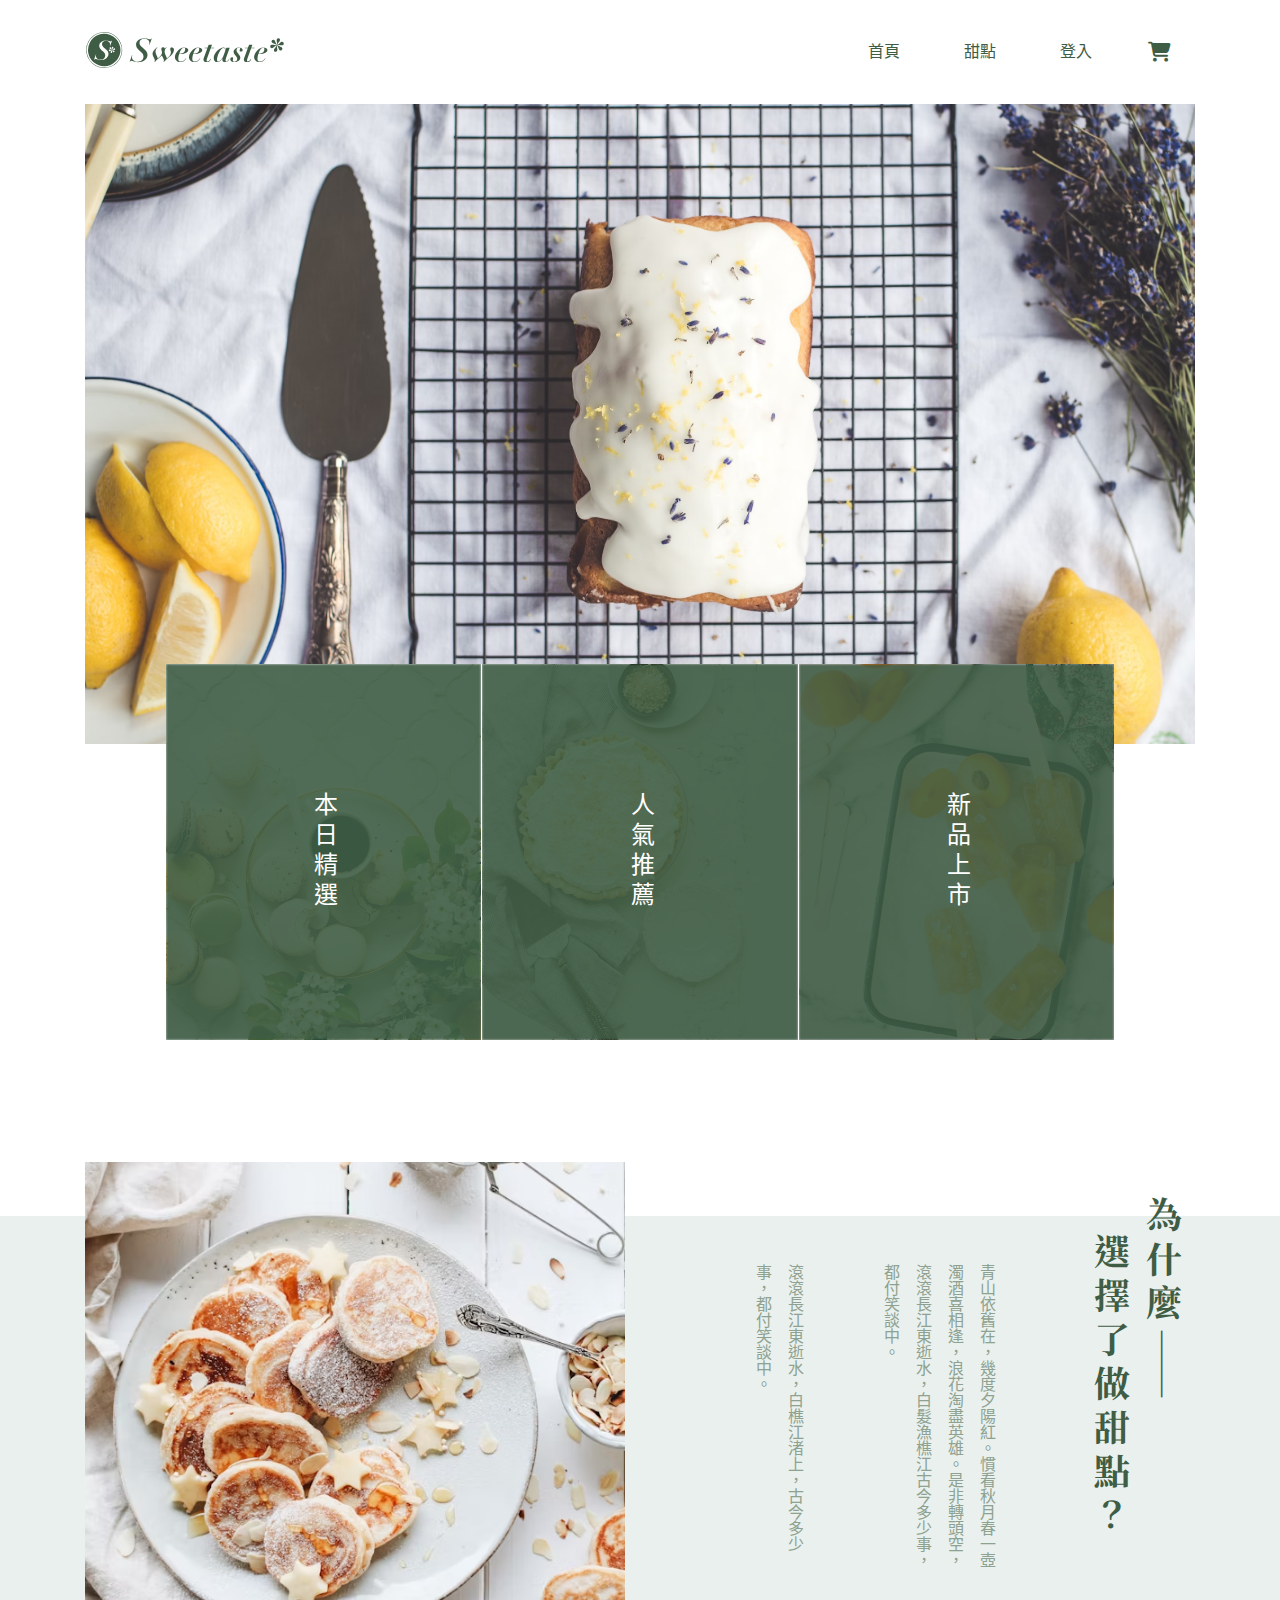
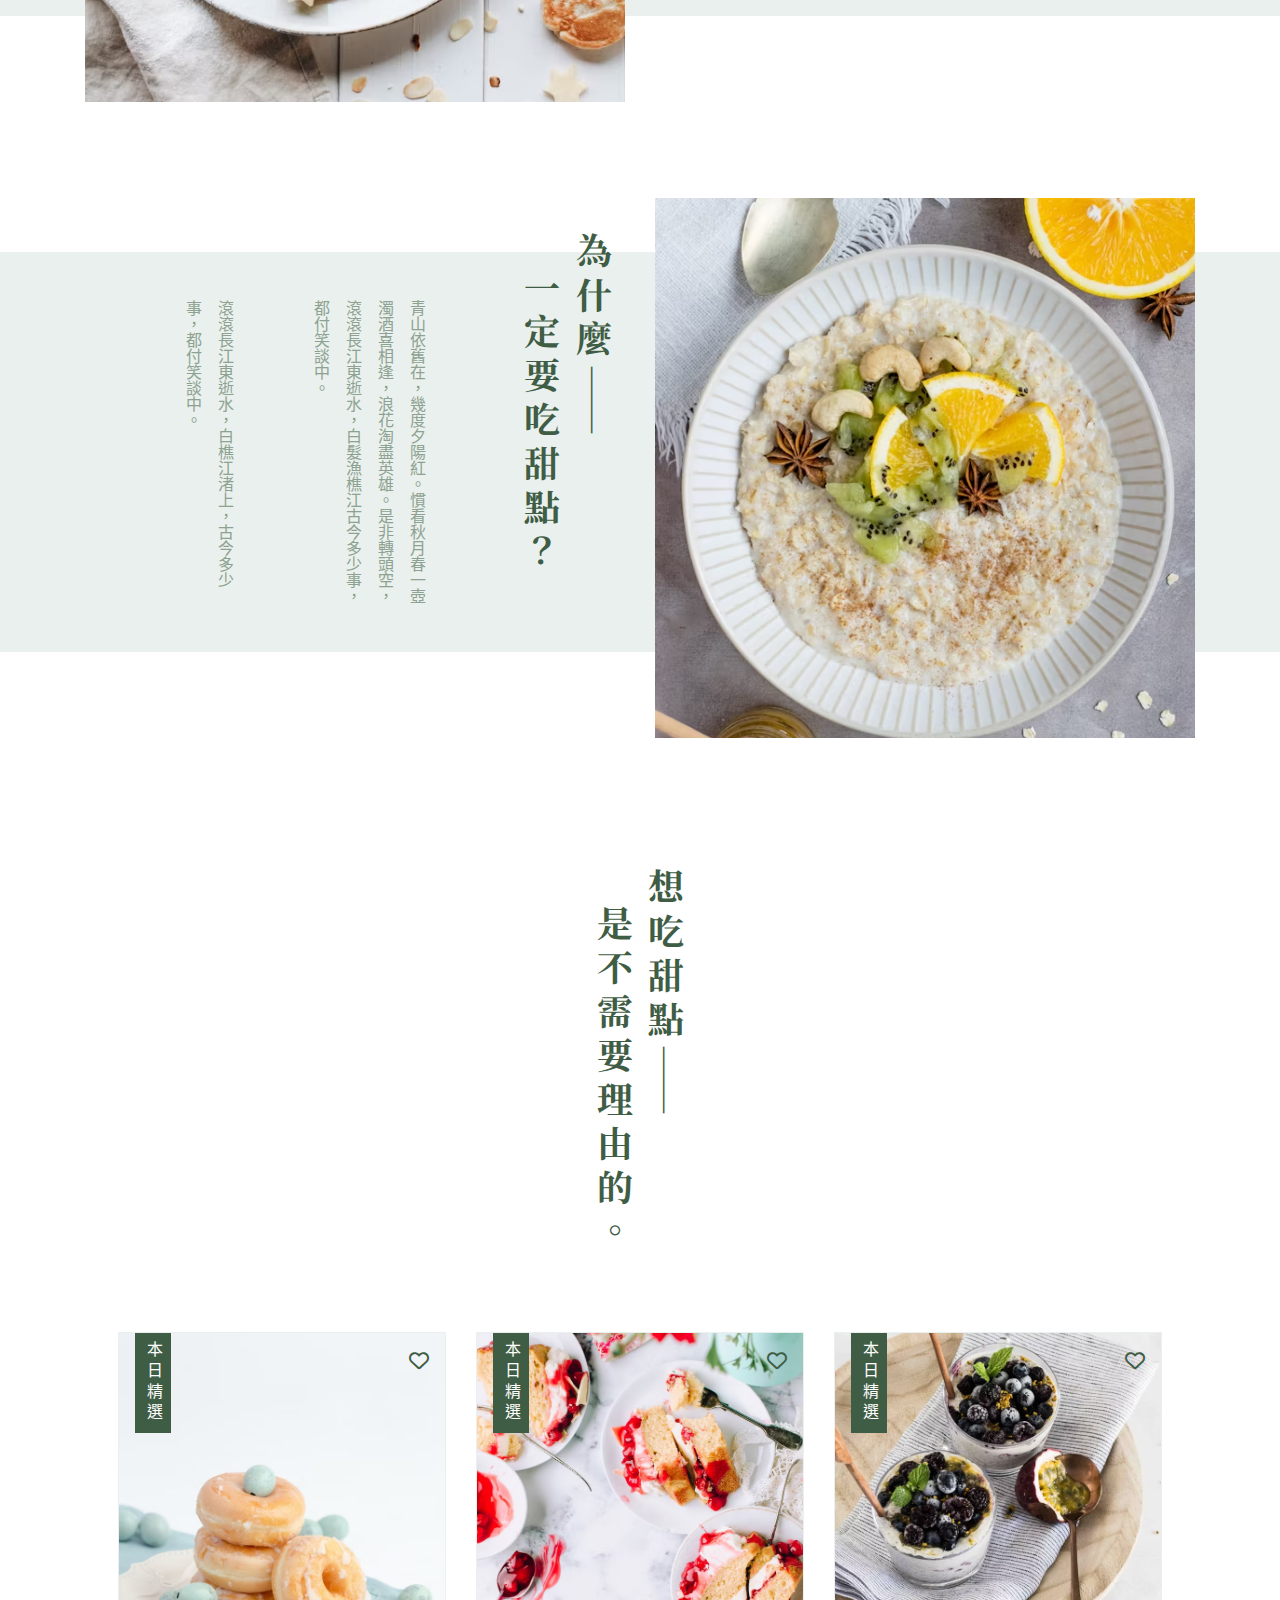
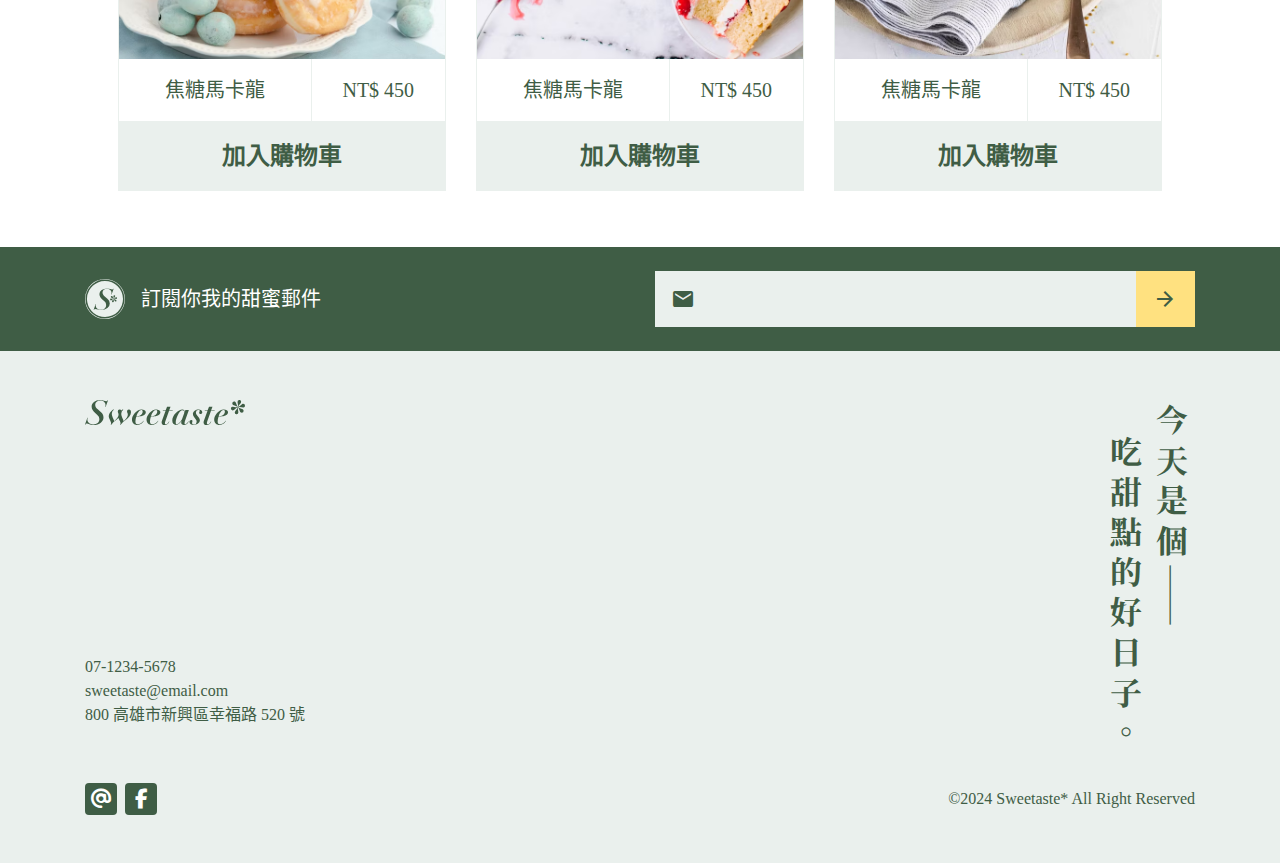
<file: index.html>
<!DOCTYPE html>
<html lang="zh-tw">
<head>
    <meta charset="UTF-8">
    <meta name="viewport" content="width=device-width, initial-scale=1.0">
    <title>首頁｜甜點電商</title>

    <!-- favicon -->
    <link rel="shortuct icon" href="images/fav/favicon.icon">
    <link rel="bookmark" href="images/fav/favicon-32x32.png">
    <link rel="apple-touch-icon" sizes="180x180" href="images/fav/apple-touch-icon.png">
    <link rel="icon" type="image/png" sizes="32x32" href="images/fav/favicon-32x32.png">
    <link rel="icon" type="image/png" sizes="16x16" href="images/fav/favicon-16x16.png">
    <link rel="manifest" href="images/fav/site.webmanifest">
    <link rel="mask-icon" href="images/fav/safari-pinned-tab.svg" color="#5bbad5">
    <meta name="msapplication-TileColor" content="#00aba9">
    <meta name="theme-color" content="#ffffff">
    <link rel="icon" type="image/png" sizes="192x192" href="images/fav/android-chrome-192x192.png">

    <!-- icon -->
    <link rel="stylesheet" href="https://cdnjs.cloudflare.com/ajax/libs/font-awesome/6.5.1/css/all.min.css">
    <link href="https://fonts.googleapis.com/icon?family=Material+Icons" rel="stylesheet">

    <!-- style -->
    <link rel="stylesheet" href="css/all.css">
</head>
<body cz-shortcut-listen="true">

    <!-- 頂部選單 -->
    <header>
    <nav class="navbar navbar-expand-lg navbar-light">
        <div class="container justify-content-between align-items-center">
            <!-- logo -->
            <h1 class="order-2 order-lg-1 my-4">
                <a class="logo" href="#">Sweetaste</a>
            </h1>
            <!-- 漢堡選單按鈕 -->
            <button class="d-lg-none order-1 menu-btn">
                <i class="fa-solid fa-list-ul fa-lg"></i>
            </button>
            <!-- 選單內容 -->
            <div class="d-flex order-3">
                <ul class="navbar-nav d-lg-flex">
                    <li class="nav-item">
                        <a class="nav-link" href="index.html">首頁<span class="sr-only">(current)</span></a>
                    </li>
                    <li class="nav-item">
                        <a class="nav-link" href="product.html">甜點<span class="sr-only">(current)</span></a>
                    </li>
                    <li class="nav-item">
                        <a class="nav-link" href="login.html">登入<span class="sr-only">(current)</span></a>
                    </li>
                </ul>
                <a class="text-black-green cart-btn" href="cart.html">
                    <i class="fa-solid fa-cart-shopping fa-lg"></i>
                </a>
            </div>
        </div>
    </nav>
</header>


    <!-- 主要區塊 -->
    <main class="flex-shrink-0">
        

<!-- banner -->

<section>
    <div class="container-xl">
        <div class="row">
            <div class="col-12">
                <div class="banner-img m-0" style="background-image:url('images/img-banner-1.avif')"></div>
            </div>
        </div>
    </div>
    <div class="container-xl px-md-8">
        <div class="row no-gutters banner-nav">
            <div class="col">
                <div class="banner-item">
                    <a href="#" class="banner-text">本日精選
                        <img src="images/img-btn-1.avif" alt="馬卡龍">
                    </a>
                </div>
            </div>
            <div class="col">
                <div class="banner-item">
                    <a href="#" class="banner-text">人氣推薦
                        <img src="images/img-btn-2.avif" alt="鹹派">
                    </a>
                </div>
            </div>
            <div class="col">
                <div class="banner-item">
                    <a href="#" class="banner-text">新品上市
                        <img src="images/img-btn-3.avif" alt="蜜桃冰棒">
                    </a>
                </div>
            </div>
        </div>
    </div>
</section>

<!-- 圖文區塊1 -->
<section class="container-xl why-section-bg mt-lg-8">
    <div class="row">
        <div class="col-lg-6 order-2 order-lg-1">
            <div class="img-container">
                <img src="images/img-why-1.avif" alt="小鬆餅">
            </div>
        </div>
        <div class="flex-grow-1 d-flex flex-column flex-lg-row text-container order-3 order-lg-2 bg-white-green p-5">
            <p class="why-text mb-0 order-2 order-lg-1">滾滾長江東逝水，白樵江渚上，古今多少事，都付笑談中。</p>
            <p class="why-text mb-0 order-1 order-lg-2 ml-lg-5">
                青山依舊在，幾度夕陽紅。慣看秋月春一壺濁酒喜相逢，浪花淘盡英雄。是非轉頭空，滾滾長江東逝水，白髮漁樵江古今多少事，都付笑談中。</p>
        </div>
        <div
            class="d-flex flex-column justify-content-center flex-lg-row flex-grow-1 order-1 order-lg-3 text-center text-lg-left py-4">
            <h2 class="why-title order-2 order-lg-1 text-indent-1">選擇了做甜點？</h2>
            <h2 class="why-title order-1 order-lg-2">為什麼——</h2>
        </div>
    </div>
</section>

<!-- 圖文區塊2 -->
<section class="container-xl why-section-bg mt-lg-8">
    <div class="row">
        <div class="col-lg-6 order-2 order-lg-3">
            <div class="img-container">
                <img src="images/img-why-2.avif" alt="水果燕麥">
            </div>
        </div>
        <div class="flex-grow-1 d-flex flex-column flex-lg-row text-container order-3 order-lg-1 bg-white-green p-5">
            <p class="why-text mb-0 order-2 order-lg-1">滾滾長江東逝水，白樵江渚上，古今多少事，都付笑談中。</p>
            <p class="why-text mb-0 order-1 order-lg-2 ml-lg-5">
                青山依舊在，幾度夕陽紅。慣看秋月春一壺濁酒喜相逢，浪花淘盡英雄。是非轉頭空，滾滾長江東逝水，白髮漁樵江古今多少事，都付笑談中。</p>
        </div>
        <div
            class="d-flex flex-column justify-content-center flex-lg-row flex-grow-1 order-1 order-lg-2 text-center text-lg-left py-4">
            <h2 class="why-title order-2 order-lg-1 text-indent-1">一定要吃甜點？</h2>
            <h2 class="why-title order-1 order-lg-2">為什麼——</h2>
        </div>
    </div>
</section>

<!-- 圖文區塊3 -->
<section class="container-xl mt-lg-8">
    <div class="row">
        <div
            class="d-flex flex-column justify-content-center flex-lg-row flex-grow-1 order-1 order-lg-2 text-center text-lg-left py-4">
            <h2 class="why-title order-2 order-lg-1 text-indent-1">是不需要理由的。</h2>
            <h2 class="why-title order-1 order-lg-2">想吃甜點——</h2>
        </div>
    </div>
</section>

<!-- 商品購買 -->
<section class="container-xl pb-5 px-5">
    <div class="row scrollbar-x">
        <div class="col-12 col-md-4 mb-2">
            <div class="item-card">
                <div class="item-container">
                    <div class="item-tag">本日精選</div>
                    <div class="item-fav">
                        <i class="fa-regular fa-heart fa-lg"></i>
                    </div>
                    <img src="images/img-item-1.avif" alt="甜甜圈">
                </div>
                <div class="d-flex">
                    <p class="item-title m-0">焦糖馬卡龍</p>
                    <p class="item-price m-0">NT$ 450</p>
                </div>
                <a href="#" class="item-add">加入購物車</a>
            </div>
        </div>
        <div class="col-12 col-md-4 mb-2">
            <div class="item-card">
                <div class="item-container">
                    <div class="item-tag">本日精選</div>
                    <div class="item-fav">
                        <i class="fa-regular fa-heart fa-lg"></i>
                    </div>
                    <img src="images/img-item-2.avif" alt="草莓蛋糕切塊">
                </div>
                <div class="d-flex">
                    <p class="item-title m-0">焦糖馬卡龍</p>
                    <p class="item-price m-0">NT$ 450</p>
                </div>
                <a href="#" class="item-add">加入購物車</a>
            </div>
        </div>
        <div class="col-12 col-md-4 mb-2">
            <div class="item-card">
                <div class="item-container">
                    <div class="item-tag">本日精選</div>
                    <div class="item-fav">
                        <i class="fa-regular fa-heart fa-lg"></i>
                    </div>
                    <img src="images/img-item-3.avif" alt="藍莓杯裝蛋糕">
                </div>
                <div class="d-flex">
                    <p class="item-title m-0">焦糖馬卡龍</p>
                    <p class="item-price m-0">NT$ 450</p>
                </div>
                <a href="#" class="item-add">加入購物車</a>
            </div>
        </div>
    </div>
</section>


    </main> 

    <!-- 置底區塊 -->
    <footer>
    <!-- 訂閱 -->
    <section class="bg-black-green py-4">
        <div class="container">
            <div class="row">
                <div class="col-lg-6 d-flex align-items-center">
                    <img class="sub-logo" src="images/icon-sub-logo.svg" alt="訂閱你我的甜蜜郵件">
                    <p class="h5 ml-3 mb-0 text-white font-weight-light">訂閱你我的甜蜜郵件</p>
                </div>
                <div class="col-lg-6 mt-3 mt-lg-0">
                    <div class="input-group ">
                        <label for="subscription" class="input-group-prepend ml-2">
                            <span class="input-group-text input-icon material-icons">email</span>
                        </label>
                        <input type="email" class="form-control" aria-label="subscribe" aria-describedby="subscribe">
                        <div class="input-group-append">
                            <button class="input-btn" type="button" id="button-addon2">
                                <span class="material-icons">arrow_forward</span>
                            </button>
                        </div>
                    </div>
                </div>
            </div>
        </div>
    </section>
    <!-- 店家資訊 -->
    <section class="bg-white-green py-4 py-lg-5">
        <div class="container">
            <div class="row mb-4">
                <div class="col-lg-8 d-flex flex-column justify-content-between">
                    <div class="footer-logo mb-3">
                        <img class="img-fluid" src="images/icon-footer-logo.svg">
                    </div>
                    <ul class="list-unstyled">
                        <li class="m-0">
                            <a class="text-black-green" href="tel:0712345678">07-1234-5678</a>
                        </li>
                        <li class="m-0">
                            <a class="text-black-green" href="mailto:sweetaste@email.com">sweetaste@email.com</a>
                        </li>
                        <li class="m-0">
                            <p class="text-black-green">800 高雄市新興區幸福路 520 號</p>
                        </li>
                    </ul>
                </div>
                <div class="col-4 d-none d-lg-block">
                    <div class="d-flex justify-content-end">
                        <h3 class="footer-why-title text-indent-1 mx-1">吃甜點的好日子。</h3>
                        <h3 class="footer-why-title mx-1">今天是個——</h3>
                    </div>
                </div>
            </div>
            <div class="row">
                <div class="col-12 d-block d-lg-flex justify-content-between align-items-center">
                    <div class="d-flex mb-3 mb-lg-0">
                        <a class="footer-social-icon" href="#">
                            <i class="fa-solid fa-at fa-lg"></i>
                        </a>
                        <a class="footer-social-icon ml-2" href="#">
                            <i class="fa-brands fa-facebook-f fa-lg"></i>
                        </a>
                    </div>
                    <div class="copyright">©2024 Sweetaste* All Right Reserved</div>
                </div>
            </div>
        </div>
    </section>
</footer>
    
    
    <script src="js/all.js"></script>
</body>
</html>
</file>
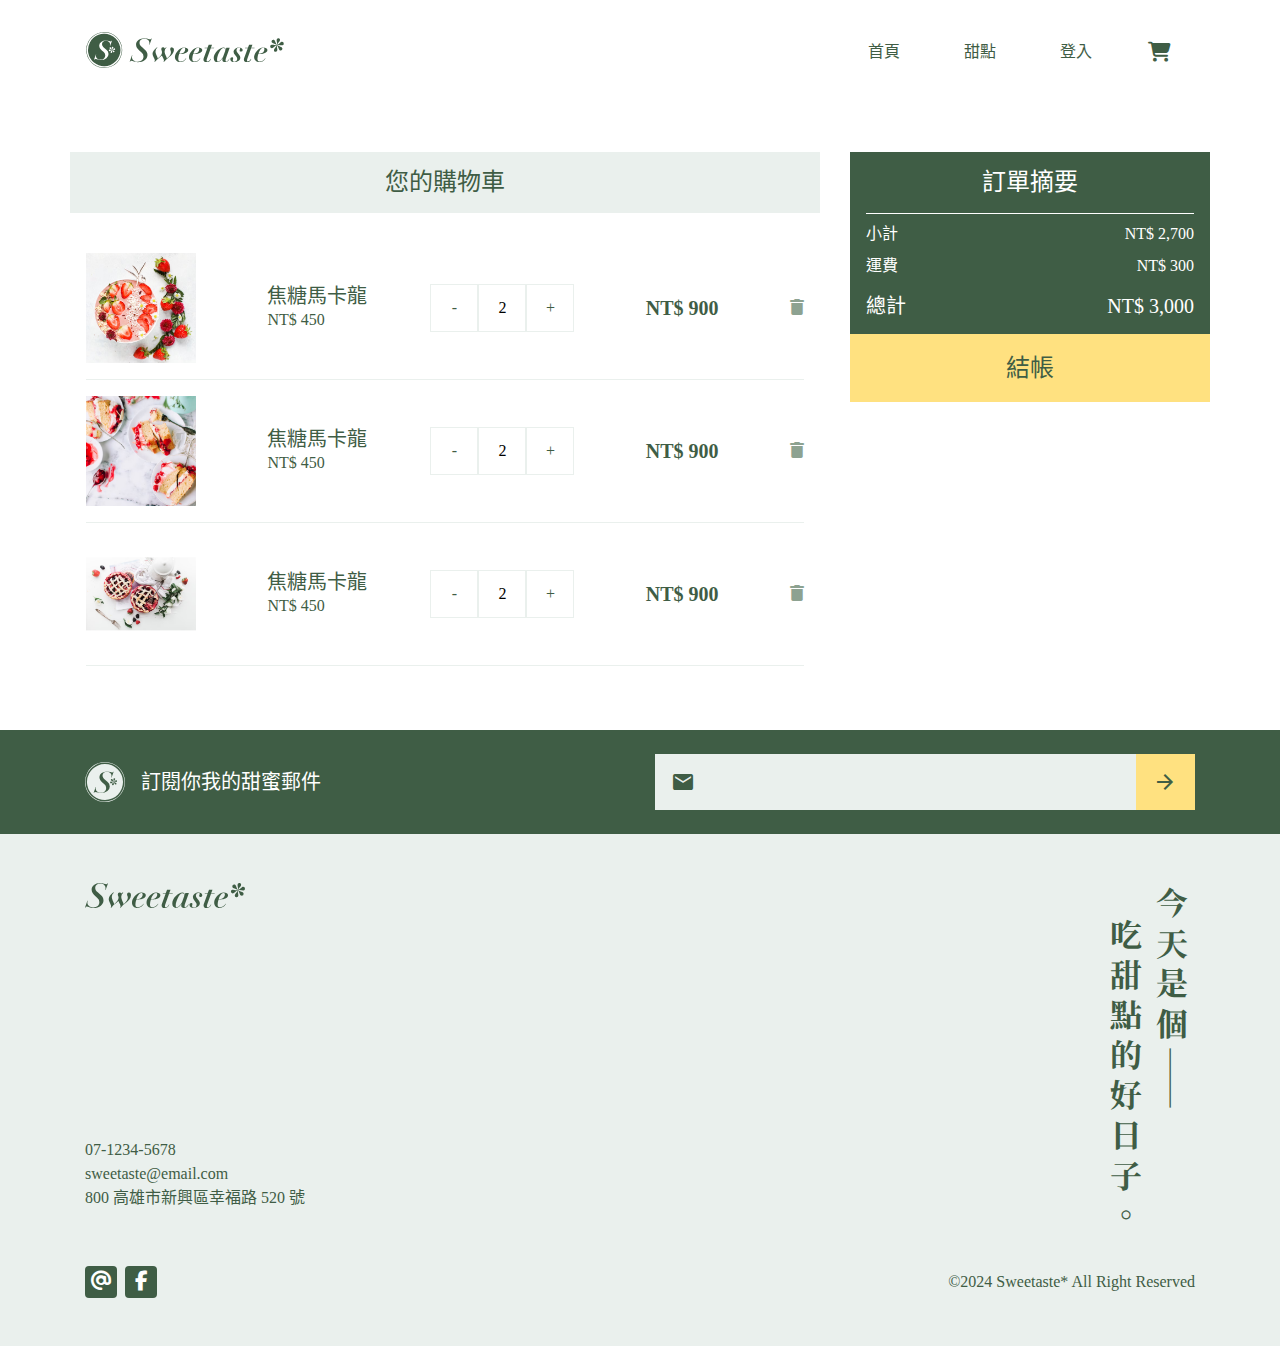
<file: cart.html>
<!DOCTYPE html>
<html lang="zh-tw">
<head>
    <meta charset="UTF-8">
    <meta name="viewport" content="width=device-width, initial-scale=1.0">
    <title>您的購物車｜甜點電商</title>

    <!-- favicon -->
    <link rel="shortuct icon" href="images/fav/favicon.icon">
    <link rel="bookmark" href="images/fav/favicon-32x32.png">
    <link rel="apple-touch-icon" sizes="180x180" href="images/fav/apple-touch-icon.png">
    <link rel="icon" type="image/png" sizes="32x32" href="images/fav/favicon-32x32.png">
    <link rel="icon" type="image/png" sizes="16x16" href="images/fav/favicon-16x16.png">
    <link rel="manifest" href="images/fav/site.webmanifest">
    <link rel="mask-icon" href="images/fav/safari-pinned-tab.svg" color="#5bbad5">
    <meta name="msapplication-TileColor" content="#00aba9">
    <meta name="theme-color" content="#ffffff">
    <link rel="icon" type="image/png" sizes="192x192" href="images/fav/android-chrome-192x192.png">

    <!-- icon -->
    <link rel="stylesheet" href="https://cdnjs.cloudflare.com/ajax/libs/font-awesome/6.5.1/css/all.min.css">
    <link href="https://fonts.googleapis.com/icon?family=Material+Icons" rel="stylesheet">

    <!-- style -->
    <link rel="stylesheet" href="css/all.css">
</head>
<body cz-shortcut-listen="true">

    <!-- 頂部選單 -->
    <header>
    <nav class="navbar navbar-expand-lg navbar-light">
        <div class="container justify-content-between align-items-center">
            <!-- logo -->
            <h1 class="order-2 order-lg-1 my-4">
                <a class="logo" href="#">Sweetaste</a>
            </h1>
            <!-- 漢堡選單按鈕 -->
            <button class="d-lg-none order-1 menu-btn">
                <i class="fa-solid fa-list-ul fa-lg"></i>
            </button>
            <!-- 選單內容 -->
            <div class="d-flex order-3">
                <ul class="navbar-nav d-lg-flex">
                    <li class="nav-item">
                        <a class="nav-link" href="index.html">首頁<span class="sr-only">(current)</span></a>
                    </li>
                    <li class="nav-item">
                        <a class="nav-link" href="product.html">甜點<span class="sr-only">(current)</span></a>
                    </li>
                    <li class="nav-item">
                        <a class="nav-link" href="login.html">登入<span class="sr-only">(current)</span></a>
                    </li>
                </ul>
                <a class="text-black-green cart-btn" href="cart.html">
                    <i class="fa-solid fa-cart-shopping fa-lg"></i>
                </a>
            </div>
        </div>
    </nav>
</header>


    <!-- 主要區塊 -->
    <main class="flex-shrink-0">
        
    <section class="container my-lg-5 p-0">
        <div class="row">
            <!-- 左邊購物車 -->
            <div class="col-lg-8">
                <h2 class="h4 text-black-green bg-white-green text-center w-100 py-3">您的購物車</h2>
                <ul class="p-3 text-black-green list-unstyled m-0">
                    <li class="py-3 prod-bottom-solid">
                        <div class="row justify-content-md-between align-items-md-center">
                            <div class="col-6 col-md-auto flex-md-grow-0">
                                <div class="img-rwd">
                                    <img src="images/img-item-8.avif" alt="草莓蛋糕">
                                </div>
                            </div>
                            <div class="col col-md-auto">
                                <div class="row flex-column flex-md-row align-items-md-center">
                                    <div class="col pr-md-5">
                                        <p class="h5 text-black-green font-weight-normal m-0">焦糖馬卡龍</p>
                                        <p class="text-black-green mb-3 m-md-0">NT$ 450</p>
                                    </div>
                                    <div class="col">
                                        <div class="d-flex">
                                            <button class="prod-btn">-</button>
                                            <input type="text" class="prod-num" value="2">
                                            <button class="prod-btn">+</button>
                                        </div>
                                    </div>
                                </div>
                            </div>
                            <div class="col-12 col-md-auto pt-2 pt-md-0">
                                <p class="prod-total-price text-right text-md-center mb-0 py-2 py-md-0">NT$ 900</p>
                            </div>
                            <div class="col flex-grow-0">
                                <a href="#" class="d-none d-md-block">
                                    <i class="fa-solid fa-trash"></i>
                                </a>
                            </div>
                        </div>
                    </li>
                    <li class="py-3 prod-bottom-solid">
                        <div class="row justify-content-md-between align-items-md-center">
                            <div class="col-6 col-md-auto flex-md-grow-0">
                                <div class="img-rwd">
                                    <img src="images/img-item-2.avif" alt="草莓蛋糕切塊">
                                </div>
                            </div>
                            <div class="col col-md-auto">
                                <div class="row flex-column flex-md-row align-items-md-center">
                                    <div class="col pr-md-5">
                                        <p class="h5 text-black-green font-weight-normal m-0">焦糖馬卡龍</p>
                                        <p class="text-black-green mb-3 m-md-0">NT$ 450</p>
                                    </div>
                                    <div class="col">
                                        <div class="d-flex">
                                            <button class="prod-btn">-</button>
                                            <input type="text" class="prod-num" value="2">
                                            <button class="prod-btn">+</button>
                                        </div>
                                    </div>
                                </div>
                            </div>
                            <div class="col-12 col-md-auto pt-2 pt-md-0">
                                <p class="prod-total-price text-right text-md-center mb-0 py-2 py-md-0">NT$ 900</p>
                            </div>
                            <div class="col flex-grow-0">
                                <a href="#" class="d-none d-md-block">
                                    <i class="fa-solid fa-trash"></i>
                                </a>
                            </div>
                        </div>
                    </li>
                    <li class="py-3 prod-bottom-solid">
                        <div class="row justify-content-md-between align-items-md-center">
                            <div class="col-6 col-md-auto flex-md-grow-0">
                                <div class="img-rwd">
                                    <img src="images/img-item-5.avif" alt="藍莓派">
                                </div>
                            </div>
                            <div class="col col-md-auto">
                                <div class="row flex-column flex-md-row align-items-md-center">
                                    <div class="col pr-md-5">
                                        <p class="h5 text-black-green font-weight-normal m-0">焦糖馬卡龍</p>
                                        <p class="text-black-green mb-3 m-md-0">NT$ 450</p>
                                    </div>
                                    <div class="col">
                                        <div class="d-flex">
                                            <button class="prod-btn">-</button>
                                            <input type="text" class="prod-num" value="2">
                                            <button class="prod-btn">+</button>
                                        </div>
                                    </div>
                                </div>
                            </div>
                            <div class="col-12 col-md-auto pt-2 pt-md-0">
                                <p class="prod-total-price text-right text-md-center mb-0 py-2 py-md-0">NT$ 900</p>
                            </div>
                            <div class="col flex-grow-0">
                                <a href="#" class="d-none d-md-block">
                                    <i class="fa-solid fa-trash"></i>
                                </a>
                            </div>
                        </div>
                    </li>
                </ul>
            </div>
            <!-- 右邊訂單資訊 -->
            <div class="col-lg-4">
                <div class="bg-order-title p-3">
                    <h2 class="order-title h4 m-0">訂單摘要</h2>
                    <ul class="list-unstyled m-0">
                        <li class="pt-2 font-weight-lighter">
                            <div class="d-flex justify-content-between">
                                <p class="m-0">小計</p>
                                <p class="m-0">NT$ 2,700</p>
                            </div>
                        </li>
                        <li class="pt-2 font-weight-lighter">
                            <div class="d-flex justify-content-between">
                                <p class="m-0">運費</p>
                                <p class="m-0">NT$ 300</p>
                            </div>
                        </li>
                        <li class="pt-3 font-weight-lighter">
                            <div class="d-flex justify-content-between">
                                <p class="h5 m-0">總計</p>
                                <p class="h5 m-0">NT$ 3,000</p>
                            </div>
                        </li>
                    </ul>
                    
                </div>
                <div class="row">
                    <div class="col-12">
                        <a href="checkout-3-1.html" class="checkout-btn py-3">結帳</a>
                    </div>
                </div>
            </div>
        </div>
    </section>

    </main> 

    <!-- 置底區塊 -->
    <footer>
    <!-- 訂閱 -->
    <section class="bg-black-green py-4">
        <div class="container">
            <div class="row">
                <div class="col-lg-6 d-flex align-items-center">
                    <img class="sub-logo" src="images/icon-sub-logo.svg" alt="訂閱你我的甜蜜郵件">
                    <p class="h5 ml-3 mb-0 text-white font-weight-light">訂閱你我的甜蜜郵件</p>
                </div>
                <div class="col-lg-6 mt-3 mt-lg-0">
                    <div class="input-group ">
                        <label for="subscription" class="input-group-prepend ml-2">
                            <span class="input-group-text input-icon material-icons">email</span>
                        </label>
                        <input type="email" class="form-control" aria-label="subscribe" aria-describedby="subscribe">
                        <div class="input-group-append">
                            <button class="input-btn" type="button" id="button-addon2">
                                <span class="material-icons">arrow_forward</span>
                            </button>
                        </div>
                    </div>
                </div>
            </div>
        </div>
    </section>
    <!-- 店家資訊 -->
    <section class="bg-white-green py-4 py-lg-5">
        <div class="container">
            <div class="row mb-4">
                <div class="col-lg-8 d-flex flex-column justify-content-between">
                    <div class="footer-logo mb-3">
                        <img class="img-fluid" src="images/icon-footer-logo.svg">
                    </div>
                    <ul class="list-unstyled">
                        <li class="m-0">
                            <a class="text-black-green" href="tel:0712345678">07-1234-5678</a>
                        </li>
                        <li class="m-0">
                            <a class="text-black-green" href="mailto:sweetaste@email.com">sweetaste@email.com</a>
                        </li>
                        <li class="m-0">
                            <p class="text-black-green">800 高雄市新興區幸福路 520 號</p>
                        </li>
                    </ul>
                </div>
                <div class="col-4 d-none d-lg-block">
                    <div class="d-flex justify-content-end">
                        <h3 class="footer-why-title text-indent-1 mx-1">吃甜點的好日子。</h3>
                        <h3 class="footer-why-title mx-1">今天是個——</h3>
                    </div>
                </div>
            </div>
            <div class="row">
                <div class="col-12 d-block d-lg-flex justify-content-between align-items-center">
                    <div class="d-flex mb-3 mb-lg-0">
                        <a class="footer-social-icon" href="#">
                            <i class="fa-solid fa-at fa-lg"></i>
                        </a>
                        <a class="footer-social-icon ml-2" href="#">
                            <i class="fa-brands fa-facebook-f fa-lg"></i>
                        </a>
                    </div>
                    <div class="copyright">©2024 Sweetaste* All Right Reserved</div>
                </div>
            </div>
        </div>
    </section>
</footer>
    
    
    <script src="js/all.js"></script>
</body>
</html>
</file>
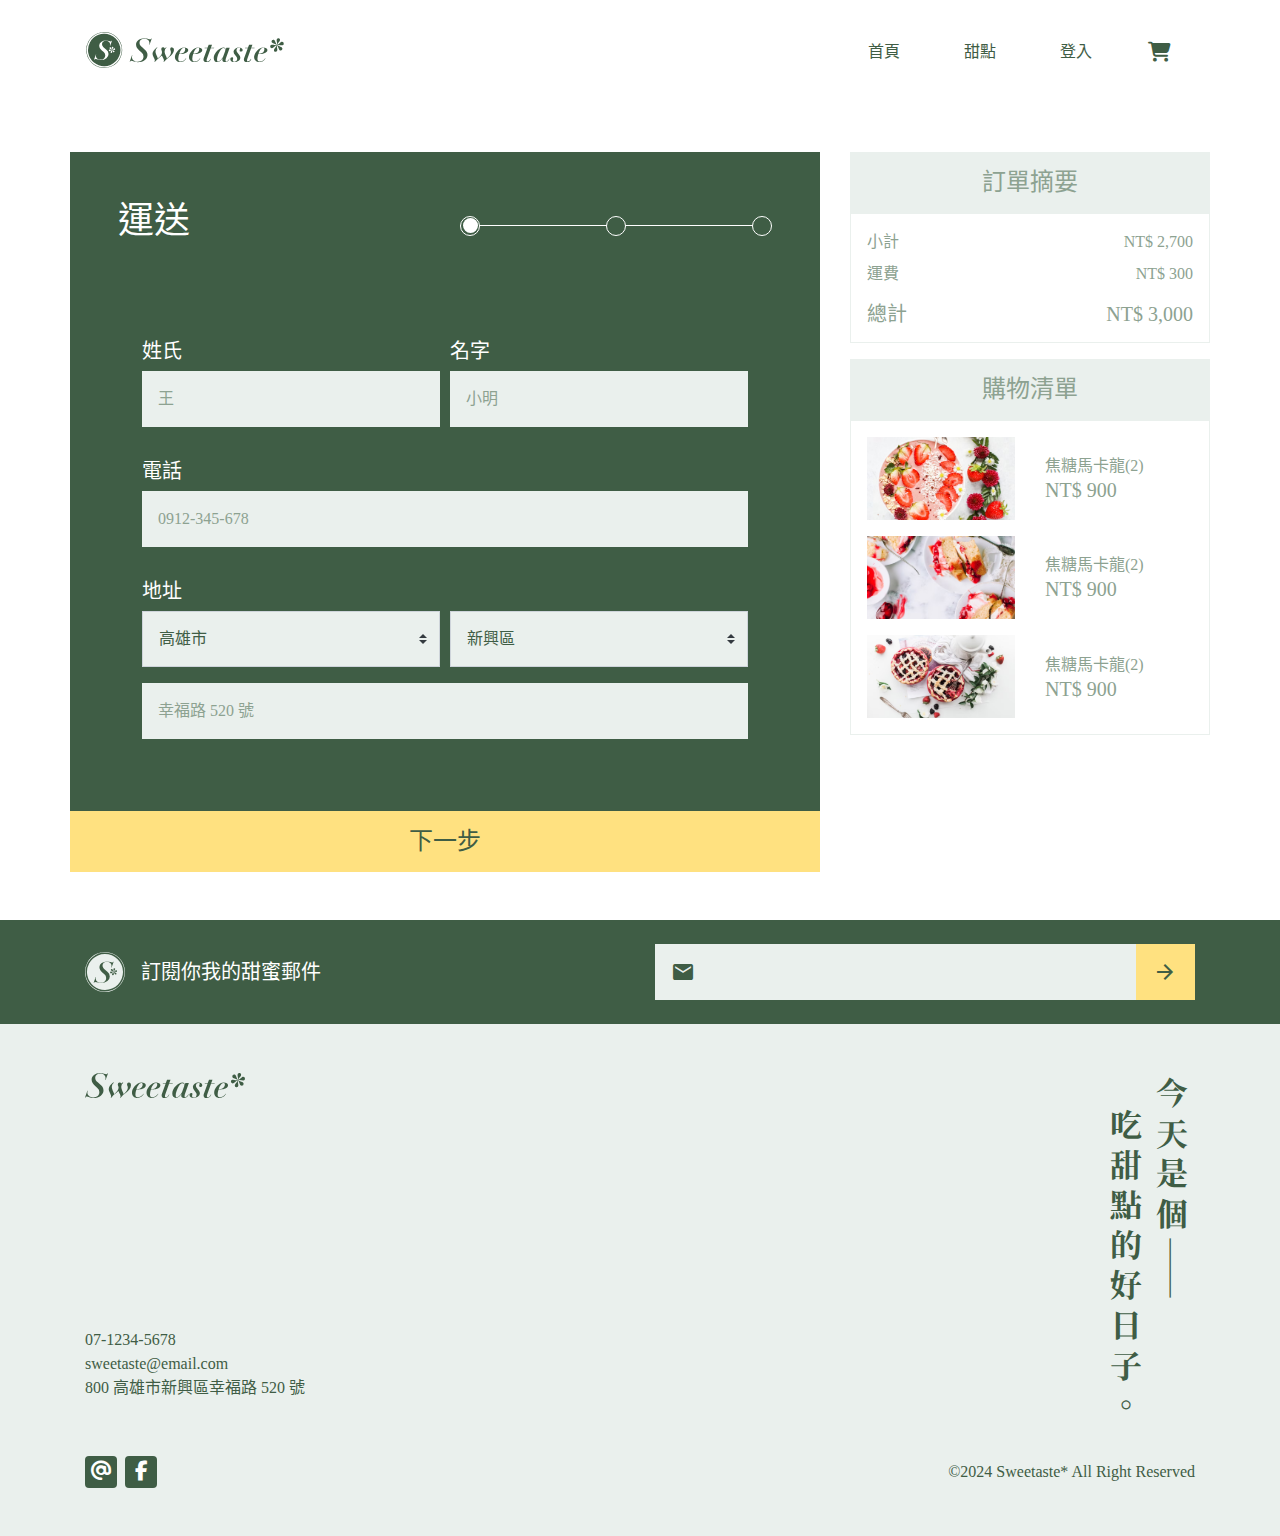
<file: checkout-3-1.html>
<!DOCTYPE html>
<html lang="zh-tw">
<head>
    <meta charset="UTF-8">
    <meta name="viewport" content="width=device-width, initial-scale=1.0">
    <title>訂單運送地址確認｜甜點電商</title>

    <!-- favicon -->
    <link rel="shortuct icon" href="images/fav/favicon.icon">
    <link rel="bookmark" href="images/fav/favicon-32x32.png">
    <link rel="apple-touch-icon" sizes="180x180" href="images/fav/apple-touch-icon.png">
    <link rel="icon" type="image/png" sizes="32x32" href="images/fav/favicon-32x32.png">
    <link rel="icon" type="image/png" sizes="16x16" href="images/fav/favicon-16x16.png">
    <link rel="manifest" href="images/fav/site.webmanifest">
    <link rel="mask-icon" href="images/fav/safari-pinned-tab.svg" color="#5bbad5">
    <meta name="msapplication-TileColor" content="#00aba9">
    <meta name="theme-color" content="#ffffff">
    <link rel="icon" type="image/png" sizes="192x192" href="images/fav/android-chrome-192x192.png">

    <!-- icon -->
    <link rel="stylesheet" href="https://cdnjs.cloudflare.com/ajax/libs/font-awesome/6.5.1/css/all.min.css">
    <link href="https://fonts.googleapis.com/icon?family=Material+Icons" rel="stylesheet">

    <!-- style -->
    <link rel="stylesheet" href="css/all.css">
</head>
<body cz-shortcut-listen="true">

    <!-- 頂部選單 -->
    <header>
    <nav class="navbar navbar-expand-lg navbar-light">
        <div class="container justify-content-between align-items-center">
            <!-- logo -->
            <h1 class="order-2 order-lg-1 my-4">
                <a class="logo" href="#">Sweetaste</a>
            </h1>
            <!-- 漢堡選單按鈕 -->
            <button class="d-lg-none order-1 menu-btn">
                <i class="fa-solid fa-list-ul fa-lg"></i>
            </button>
            <!-- 選單內容 -->
            <div class="d-flex order-3">
                <ul class="navbar-nav d-lg-flex">
                    <li class="nav-item">
                        <a class="nav-link" href="index.html">首頁<span class="sr-only">(current)</span></a>
                    </li>
                    <li class="nav-item">
                        <a class="nav-link" href="product.html">甜點<span class="sr-only">(current)</span></a>
                    </li>
                    <li class="nav-item">
                        <a class="nav-link" href="login.html">登入<span class="sr-only">(current)</span></a>
                    </li>
                </ul>
                <a class="text-black-green cart-btn" href="cart.html">
                    <i class="fa-solid fa-cart-shopping fa-lg"></i>
                </a>
            </div>
        </div>
    </nav>
</header>


    <!-- 主要區塊 -->
    <main class="flex-shrink-0">
        
    <section class="container my-lg-5 p-0">
        <div class="row">
            <!-- 左邊運送 -->
            <div class="col-lg-8">
                <div class="bg-black-green pt-5 px-5">
                    <div class="row align-items-center">
                        <div class="col">
                            <h2 class="text-white">運送</h2>
                        </div>
                        <div class="col">
                            <div class="d-flex justify-content-between step-middle-solid">
                                <div class="step-point active"></div>
                                <div class="step-point"></div>
                                <div class="step-point"></div>
                            </div>
                        </div>
                    </div>
                </div>
                <form action="#">
                    <div class="bg-black-green p-sm-5">
                        <div class="form-row p-4">
                            <div class="col-6 mt-3">
                                <div class="form-group">
                                    <label class="h5 text-white" for="first-name">姓氏</label>
                                    <input class="form-control bg-white-green" id="first-name" type="text" placeholder="王">
                                </div>
                            </div>
                            <div class="col-6 mt-3">
                                <div class="form-group">
                                    <label class="h5 text-white" for="last-name">名字</label>
                                    <input class="form-control bg-white-green" id="last-name" type="text" placeholder="小明">
                                </div>
                            </div>
                            <div class="col-12 mt-3">
                                <div class="form-group">
                                    <label class="h5 text-white" for="cellphone">電話</label>
                                    <input class="form-control bg-white-green" id="cellphone" type="tel" placeholder="0912-345-678">
                                </div>
                            </div>
                            <div class="col-12 mt-3">
                                <div class="form-row">
                                    <div class="col-6">
                                        <label for="address-city" class="h5 text-white">地址</label>
                                        <select id="address-city" class="bg-white-green custom-select">
                                            <option selected>高雄市</option>
                                            <option value="1">台北市</option>
                                            <option value="2">新北市</option>
                                            <option value="3">宜蘭縣</option>
                                        </select>
                                    </div>
                                    <div class="col-6">
                                        <label for="address-area" class="h5 text-white invisible">地址</label>
                                        <select id="address-area" class="bg-white-green custom-select">
                                            <option selected>新興區</option>
                                            <option value="1">前鎮區</option>
                                            <option value="2">三民區</option>
                                            <option value="3">苓雅區</option>
                                            <option value="4">鳳山區</option>
                                        </select>
                                    </div>
                                    <div class="col-12 mt-3">
                                        <input class="form-control bg-white-green py-4" id="address" type="text" placeholder="幸福路 520 號">
                                    </div>
                                </div>
                            </div>
                        </div>
                    </div>
                    <div class="row">
                        <div class="col-12">
                            <a class="h4 text-black-green bg-light-yellow text-center py-3 d-block w-100 text-decoration-none m-0" href="checkout-3-2.html">下一步</a>
                        </div>
                    </div>
                    
                </form>
            </div>
            <!-- 右邊訂單資訊 -->
            <div class="col-lg-4 d-none d-lg-block">
                <div class="bg-white-green">
                    <h3 class="h2 text-light-green text-center py-3 h4 m-0">訂單摘要</h3>
                </div>
                <div class="border p-3">
                    <ul class="text-light-green list-unstyled m-0">
                        <li class="font-weight-lighter">
                            <div class="d-flex justify-content-between">
                                <p class="m-0">小計</p>
                                <p class="m-0">NT$ 2,700</p>
                            </div>
                        </li>
                        <li class="pt-2 font-weight-lighter">
                            <div class="d-flex justify-content-between">
                                <p class="m-0">運費</p>
                                <p class="m-0">NT$ 300</p>
                            </div>
                        </li>
                        <li class="pt-3 font-weight-lighter">
                            <div class="d-flex justify-content-between">
                                <p class="h5 m-0">總計</p>
                                <p class="h5 m-0">NT$ 3,000</p>
                            </div>
                        </li>
                    </ul>
                </div>
                <div class="bg-white-green mt-3">
                    <h3 class="h2 text-light-green text-center py-3 h4 m-0">購物清單</h3>
                </div>
                <div class="border px-3 pt-3">
                    <ul class="text-light-green list-unstyled m-0">
                        <li class="mb-3">
                            <div class="row align-items-center">
                                <div class="col-6">
                                    <div class="order-img-rwd">
                                        <img class="img-fluid" src="images/img-item-8.avif" alt="草莓蛋糕">
                                    </div>
                                </div>
                                <div class="col-6">
                                    <p class="m-0">焦糖馬卡龍<span>(2)</span></p>
                                    <p class="h5 m-0">NT$ 900</p>
                                </div>
                            </div>
                        </li>
                        <li class="mb-3">
                            <div class="row align-items-center">
                                <div class="col-6">
                                    <div class="order-img-rwd">
                                        <img class="img-fluid" src="images/img-item-2.avif" alt="草莓蛋糕切塊">
                                    </div>
                                </div>
                                <div class="col-6">
                                    <p class="m-0">焦糖馬卡龍<span>(2)</span></p>
                                    <p class="h5 m-0">NT$ 900</p>
                                </div>
                            </div>
                        </li>
                        <li class="mb-3">
                            <div class="row align-items-center">
                                <div class="col-6">
                                    <div class="order-img-rwd">
                                        <img class="img-fluid" src="images/img-item-5.avif" alt="">
                                    </div>
                                </div>
                                <div class="col-6">
                                    <p class="m-0">焦糖馬卡龍<span>(2)</span></p>
                                    <p class="h5 m-0">NT$ 900</p>
                                </div>
                            </div>
                        </li>
                    </ul>
                </div>
            </div>
        </div>
    </section>

    </main> 

    <!-- 置底區塊 -->
    <footer>
    <!-- 訂閱 -->
    <section class="bg-black-green py-4">
        <div class="container">
            <div class="row">
                <div class="col-lg-6 d-flex align-items-center">
                    <img class="sub-logo" src="images/icon-sub-logo.svg" alt="訂閱你我的甜蜜郵件">
                    <p class="h5 ml-3 mb-0 text-white font-weight-light">訂閱你我的甜蜜郵件</p>
                </div>
                <div class="col-lg-6 mt-3 mt-lg-0">
                    <div class="input-group ">
                        <label for="subscription" class="input-group-prepend ml-2">
                            <span class="input-group-text input-icon material-icons">email</span>
                        </label>
                        <input type="email" class="form-control" aria-label="subscribe" aria-describedby="subscribe">
                        <div class="input-group-append">
                            <button class="input-btn" type="button" id="button-addon2">
                                <span class="material-icons">arrow_forward</span>
                            </button>
                        </div>
                    </div>
                </div>
            </div>
        </div>
    </section>
    <!-- 店家資訊 -->
    <section class="bg-white-green py-4 py-lg-5">
        <div class="container">
            <div class="row mb-4">
                <div class="col-lg-8 d-flex flex-column justify-content-between">
                    <div class="footer-logo mb-3">
                        <img class="img-fluid" src="images/icon-footer-logo.svg">
                    </div>
                    <ul class="list-unstyled">
                        <li class="m-0">
                            <a class="text-black-green" href="tel:0712345678">07-1234-5678</a>
                        </li>
                        <li class="m-0">
                            <a class="text-black-green" href="mailto:sweetaste@email.com">sweetaste@email.com</a>
                        </li>
                        <li class="m-0">
                            <p class="text-black-green">800 高雄市新興區幸福路 520 號</p>
                        </li>
                    </ul>
                </div>
                <div class="col-4 d-none d-lg-block">
                    <div class="d-flex justify-content-end">
                        <h3 class="footer-why-title text-indent-1 mx-1">吃甜點的好日子。</h3>
                        <h3 class="footer-why-title mx-1">今天是個——</h3>
                    </div>
                </div>
            </div>
            <div class="row">
                <div class="col-12 d-block d-lg-flex justify-content-between align-items-center">
                    <div class="d-flex mb-3 mb-lg-0">
                        <a class="footer-social-icon" href="#">
                            <i class="fa-solid fa-at fa-lg"></i>
                        </a>
                        <a class="footer-social-icon ml-2" href="#">
                            <i class="fa-brands fa-facebook-f fa-lg"></i>
                        </a>
                    </div>
                    <div class="copyright">©2024 Sweetaste* All Right Reserved</div>
                </div>
            </div>
        </div>
    </section>
</footer>
    
    
    <script src="js/all.js"></script>
</body>
</html>
</file>
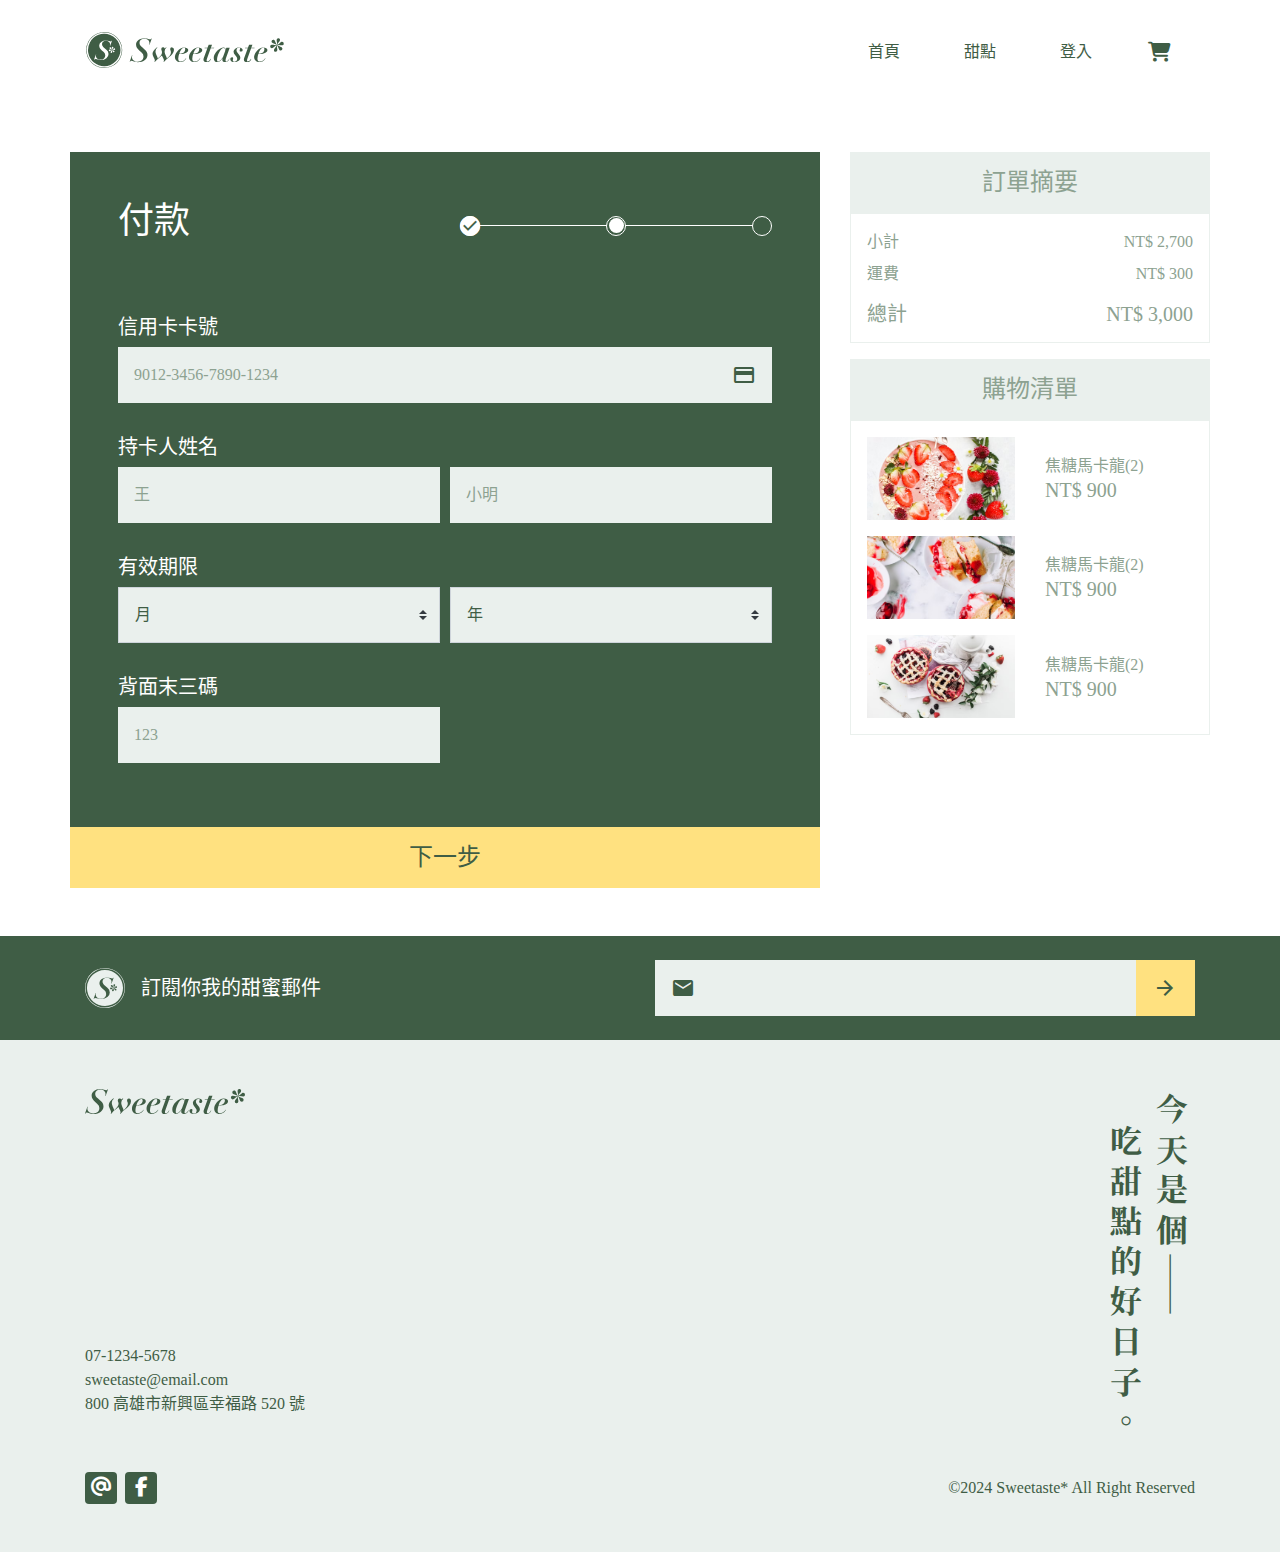
<file: checkout-3-2.html>
<!DOCTYPE html>
<html lang="zh-tw">
<head>
    <meta charset="UTF-8">
    <meta name="viewport" content="width=device-width, initial-scale=1.0">
    <title>訂單付款資訊確認｜甜點電商</title>

    <!-- favicon -->
    <link rel="shortuct icon" href="images/fav/favicon.icon">
    <link rel="bookmark" href="images/fav/favicon-32x32.png">
    <link rel="apple-touch-icon" sizes="180x180" href="images/fav/apple-touch-icon.png">
    <link rel="icon" type="image/png" sizes="32x32" href="images/fav/favicon-32x32.png">
    <link rel="icon" type="image/png" sizes="16x16" href="images/fav/favicon-16x16.png">
    <link rel="manifest" href="images/fav/site.webmanifest">
    <link rel="mask-icon" href="images/fav/safari-pinned-tab.svg" color="#5bbad5">
    <meta name="msapplication-TileColor" content="#00aba9">
    <meta name="theme-color" content="#ffffff">
    <link rel="icon" type="image/png" sizes="192x192" href="images/fav/android-chrome-192x192.png">

    <!-- icon -->
    <link rel="stylesheet" href="https://cdnjs.cloudflare.com/ajax/libs/font-awesome/6.5.1/css/all.min.css">
    <link href="https://fonts.googleapis.com/icon?family=Material+Icons" rel="stylesheet">

    <!-- style -->
    <link rel="stylesheet" href="css/all.css">
</head>
<body cz-shortcut-listen="true">

    <!-- 頂部選單 -->
    <header>
    <nav class="navbar navbar-expand-lg navbar-light">
        <div class="container justify-content-between align-items-center">
            <!-- logo -->
            <h1 class="order-2 order-lg-1 my-4">
                <a class="logo" href="#">Sweetaste</a>
            </h1>
            <!-- 漢堡選單按鈕 -->
            <button class="d-lg-none order-1 menu-btn">
                <i class="fa-solid fa-list-ul fa-lg"></i>
            </button>
            <!-- 選單內容 -->
            <div class="d-flex order-3">
                <ul class="navbar-nav d-lg-flex">
                    <li class="nav-item">
                        <a class="nav-link" href="index.html">首頁<span class="sr-only">(current)</span></a>
                    </li>
                    <li class="nav-item">
                        <a class="nav-link" href="product.html">甜點<span class="sr-only">(current)</span></a>
                    </li>
                    <li class="nav-item">
                        <a class="nav-link" href="login.html">登入<span class="sr-only">(current)</span></a>
                    </li>
                </ul>
                <a class="text-black-green cart-btn" href="cart.html">
                    <i class="fa-solid fa-cart-shopping fa-lg"></i>
                </a>
            </div>
        </div>
    </nav>
</header>


    <!-- 主要區塊 -->
    <main class="flex-shrink-0">
        
    <section class="container my-lg-5 p-0">
        <div class="row">
            <!-- 左邊付款 -->
            <div class="col-lg-8">
                <div class="bg-black-green pt-5 px-5">
                    <div class="row align-items-center">
                        <div class="col">
                            <h2 class="text-white">付款</h2>
                        </div>
                        <div class="col">
                            <div class="d-flex justify-content-between step-middle-solid">
                                <div class="step-point active"><span class="text-white material-icons">check_circle</span></div>
                                <div class="step-point active"></div>
                                <div class="step-point"></div>
                            </div>
                        </div>
                    </div>
                </div>
                <div class="bg-black-green">
                    <div class="form-row p-4 p-sm-5">
                        <div class="col-12 mt-3">
                            <div class="form-group">
                                <label class="h5 text-white" for="credit-card">信用卡卡號</label>
                                <div class="d-flex align-items-center bg-white-green">
                                    <input class="form-control bg-white-green py-4 border-0" id="credit-card" type="text" placeholder="9012-3456-7890-1234">
                                    <span class="text-black-green material-icons mr-3">credit_card</span> 
                                </div>
                            </div>
                        </div>
                        <div class="col-6 mt-3">
                            <div class="form-group">
                                <label class="h5 text-white" for="credit-card-first-name">持卡人姓名</label>
                                <input class="form-control bg-white-green py-4" id="credit-card-first-name" type="text" placeholder="王">
                            </div>
                        </div>
                        <div class="col-6 mt-3">
                            <div class="form-group">
                                <label class="h5 text-white invisible" for="credit-card-last-name">持卡人姓名</label>
                                <input class="form-control bg-white-green py-4" id="credit-card-last-name" type="text" placeholder="小明">
                            </div>
                        </div>
                        <div class="col-6 mt-3">
                            <div class="form-group">
                                <label class="h5 text-white" for="credit-card-month-date">有效期限</label>
                                <select id="credit-card-month-date" class="bg-white-green custom-select">
                                    <option selected disabled>月</option>
                                    <option value="1">01</option>
                                    <option value="2">02</option>
                                    <option value="3">03</option>
                                </select>
                            </div>
                        </div>
                        <div class="col-6 mt-3">
                            <div class="form-group">
                                <label class="h5 text-white invisible" for="credit-card-year-date">有效期限</label>
                                <select id="credit-card-year-date" class="bg-white-green custom-select">
                                    <option selected disabled>年</option>
                                    <option value="1">2026</option>
                                    <option value="2">2027</option>
                                    <option value="3">2028</option>
                                </select>
                            </div>
                        </div>
                        <div class="col-6 mt-3">
                            <div class="form-group">
                                <label class="h5 text-white" for="credit-card-back-num">背面末三碼</label>
                                <input class="form-control bg-white-green py-4" id="credit-card-back-num" type="text" placeholder="123">
                            </div>
                        </div>
                    </div>
                    <a class="h4 text-black-green bg-light-yellow text-center py-3 d-block w-100 text-decoration-none m-0" href="checkout-3-3.html">下一步</a>
                </div>
            </div>
            <!-- 右邊訂單資訊 -->
            <div class="col-lg-4 d-none d-lg-block">
                <div class="bg-white-green">
                    <h3 class="h2 text-light-green text-center py-3 h4 m-0">訂單摘要</h3>
                </div>
                <div class="border p-3">
                    <ul class="text-light-green list-unstyled m-0">
                        <li class="font-weight-lighter">
                            <div class="d-flex justify-content-between">
                                <p class="m-0">小計</p>
                                <p class="m-0">NT$ 2,700</p>
                            </div>
                        </li>
                        <li class="pt-2 font-weight-lighter">
                            <div class="d-flex justify-content-between">
                                <p class="m-0">運費</p>
                                <p class="m-0">NT$ 300</p>
                            </div>
                        </li>
                        <li class="pt-3 font-weight-lighter">
                            <div class="d-flex justify-content-between">
                                <p class="h5 m-0">總計</p>
                                <p class="h5 m-0">NT$ 3,000</p>
                            </div>
                        </li>
                    </ul>
                </div>
                <div class="bg-white-green mt-3">
                    <h3 class="h2 text-light-green text-center py-3 h4 m-0">購物清單</h3>
                </div>
                <div class="border px-3 pt-3">
                    <ul class="text-light-green list-unstyled m-0">
                        <li class="mb-3">
                            <div class="row align-items-center">
                                <div class="col-6">
                                    <div class="order-img-rwd">
                                        <img class="img-fluid" src="images/img-item-8.avif" alt="草莓蛋糕">
                                    </div>
                                </div>
                                <div class="col-6">
                                    <p class="m-0">焦糖馬卡龍<span>(2)</span></p>
                                    <p class="h5 m-0">NT$ 900</p>
                                </div>
                            </div>
                        </li>
                        <li class="mb-3">
                            <div class="row align-items-center">
                                <div class="col-6">
                                    <div class="order-img-rwd">
                                        <img class="img-fluid" src="images/img-item-2.avif" alt="草莓蛋糕切塊">
                                    </div>
                                </div>
                                <div class="col-6">
                                    <p class="m-0">焦糖馬卡龍<span>(2)</span></p>
                                    <p class="h5 m-0">NT$ 900</p>
                                </div>
                            </div>
                        </li>
                        <li class="mb-3">
                            <div class="row align-items-center">
                                <div class="col-6">
                                    <div class="order-img-rwd">
                                        <img class="img-fluid" src="images/img-item-5.avif" alt="藍莓派">
                                    </div>
                                </div>
                                <div class="col-6">
                                    <p class="m-0">焦糖馬卡龍<span>(2)</span></p>
                                    <p class="h5 m-0">NT$ 900</p>
                                </div>
                            </div>
                        </li>
                    </ul>
                </div>
            </div>
        </div>
    </section>

    </main> 

    <!-- 置底區塊 -->
    <footer>
    <!-- 訂閱 -->
    <section class="bg-black-green py-4">
        <div class="container">
            <div class="row">
                <div class="col-lg-6 d-flex align-items-center">
                    <img class="sub-logo" src="images/icon-sub-logo.svg" alt="訂閱你我的甜蜜郵件">
                    <p class="h5 ml-3 mb-0 text-white font-weight-light">訂閱你我的甜蜜郵件</p>
                </div>
                <div class="col-lg-6 mt-3 mt-lg-0">
                    <div class="input-group ">
                        <label for="subscription" class="input-group-prepend ml-2">
                            <span class="input-group-text input-icon material-icons">email</span>
                        </label>
                        <input type="email" class="form-control" aria-label="subscribe" aria-describedby="subscribe">
                        <div class="input-group-append">
                            <button class="input-btn" type="button" id="button-addon2">
                                <span class="material-icons">arrow_forward</span>
                            </button>
                        </div>
                    </div>
                </div>
            </div>
        </div>
    </section>
    <!-- 店家資訊 -->
    <section class="bg-white-green py-4 py-lg-5">
        <div class="container">
            <div class="row mb-4">
                <div class="col-lg-8 d-flex flex-column justify-content-between">
                    <div class="footer-logo mb-3">
                        <img class="img-fluid" src="images/icon-footer-logo.svg">
                    </div>
                    <ul class="list-unstyled">
                        <li class="m-0">
                            <a class="text-black-green" href="tel:0712345678">07-1234-5678</a>
                        </li>
                        <li class="m-0">
                            <a class="text-black-green" href="mailto:sweetaste@email.com">sweetaste@email.com</a>
                        </li>
                        <li class="m-0">
                            <p class="text-black-green">800 高雄市新興區幸福路 520 號</p>
                        </li>
                    </ul>
                </div>
                <div class="col-4 d-none d-lg-block">
                    <div class="d-flex justify-content-end">
                        <h3 class="footer-why-title text-indent-1 mx-1">吃甜點的好日子。</h3>
                        <h3 class="footer-why-title mx-1">今天是個——</h3>
                    </div>
                </div>
            </div>
            <div class="row">
                <div class="col-12 d-block d-lg-flex justify-content-between align-items-center">
                    <div class="d-flex mb-3 mb-lg-0">
                        <a class="footer-social-icon" href="#">
                            <i class="fa-solid fa-at fa-lg"></i>
                        </a>
                        <a class="footer-social-icon ml-2" href="#">
                            <i class="fa-brands fa-facebook-f fa-lg"></i>
                        </a>
                    </div>
                    <div class="copyright">©2024 Sweetaste* All Right Reserved</div>
                </div>
            </div>
        </div>
    </section>
</footer>
    
    
    <script src="js/all.js"></script>
</body>
</html>
</file>
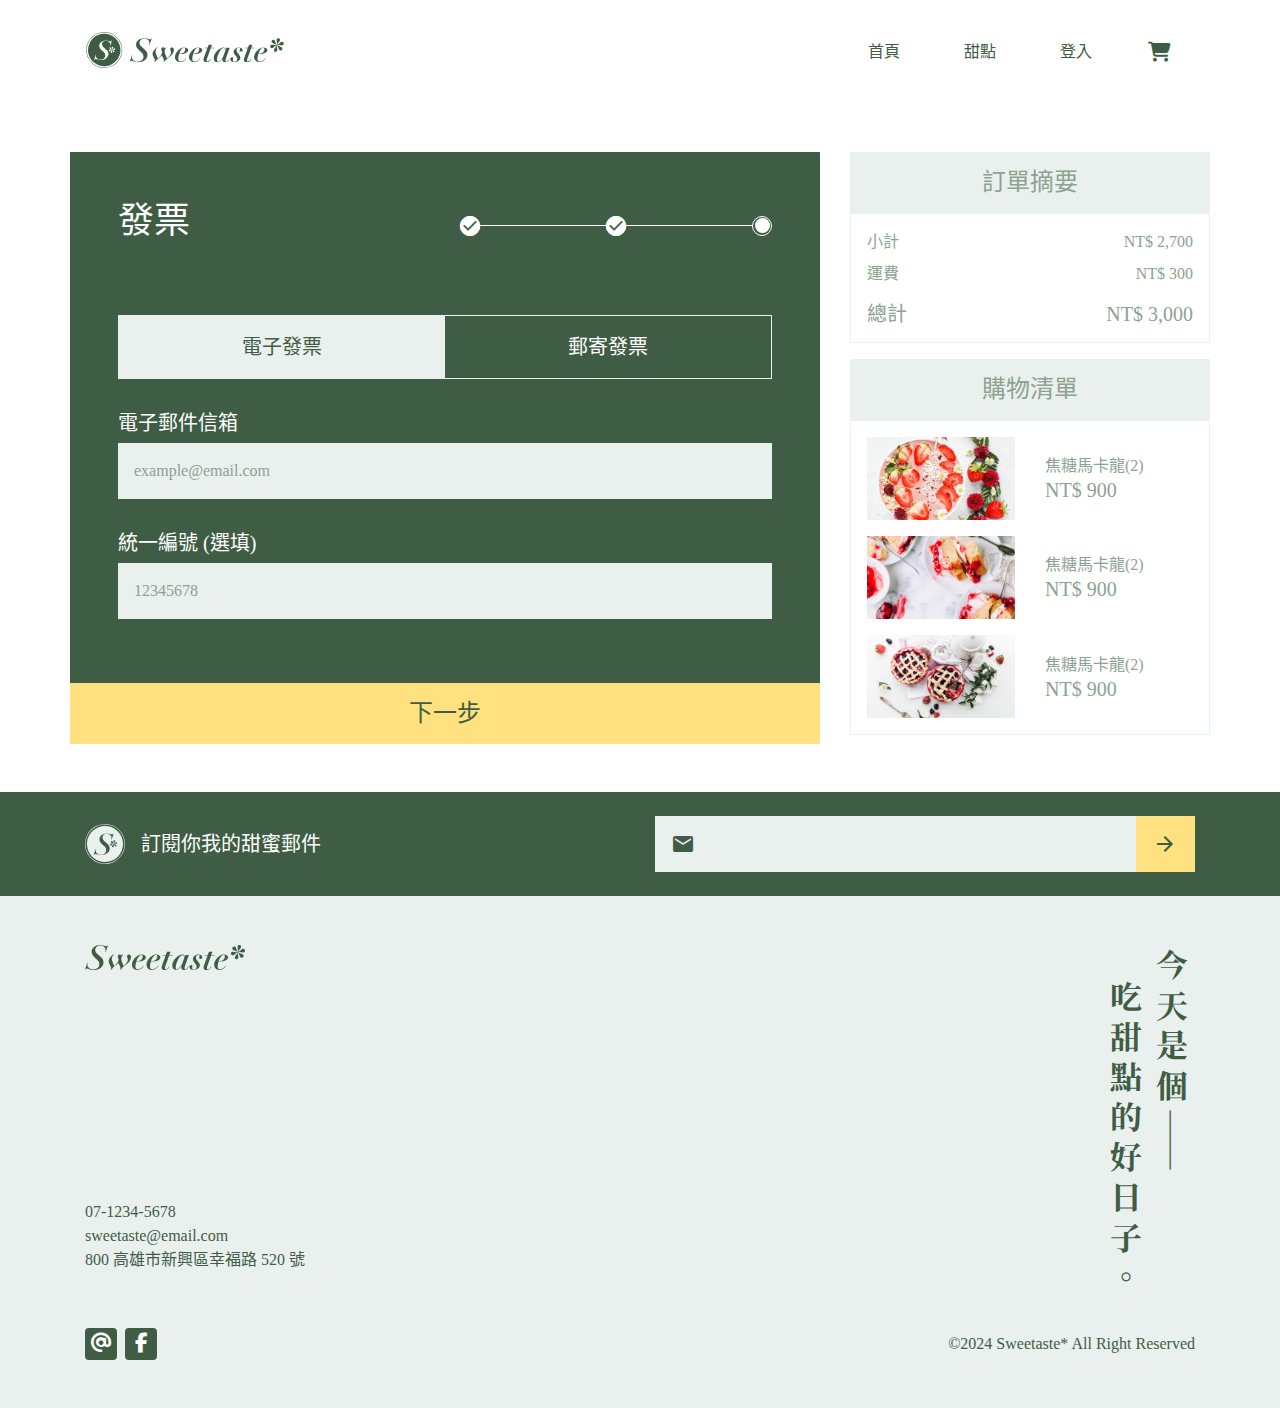
<file: checkout-3-3.html>
<!DOCTYPE html>
<html lang="zh-tw">
<head>
    <meta charset="UTF-8">
    <meta name="viewport" content="width=device-width, initial-scale=1.0">
    <title>訂單發票寄送確認｜甜點電商</title>

    <!-- favicon -->
    <link rel="shortuct icon" href="images/fav/favicon.icon">
    <link rel="bookmark" href="images/fav/favicon-32x32.png">
    <link rel="apple-touch-icon" sizes="180x180" href="images/fav/apple-touch-icon.png">
    <link rel="icon" type="image/png" sizes="32x32" href="images/fav/favicon-32x32.png">
    <link rel="icon" type="image/png" sizes="16x16" href="images/fav/favicon-16x16.png">
    <link rel="manifest" href="images/fav/site.webmanifest">
    <link rel="mask-icon" href="images/fav/safari-pinned-tab.svg" color="#5bbad5">
    <meta name="msapplication-TileColor" content="#00aba9">
    <meta name="theme-color" content="#ffffff">
    <link rel="icon" type="image/png" sizes="192x192" href="images/fav/android-chrome-192x192.png">

    <!-- icon -->
    <link rel="stylesheet" href="https://cdnjs.cloudflare.com/ajax/libs/font-awesome/6.5.1/css/all.min.css">
    <link href="https://fonts.googleapis.com/icon?family=Material+Icons" rel="stylesheet">

    <!-- style -->
    <link rel="stylesheet" href="css/all.css">
</head>
<body cz-shortcut-listen="true">

    <!-- 頂部選單 -->
    <header>
    <nav class="navbar navbar-expand-lg navbar-light">
        <div class="container justify-content-between align-items-center">
            <!-- logo -->
            <h1 class="order-2 order-lg-1 my-4">
                <a class="logo" href="#">Sweetaste</a>
            </h1>
            <!-- 漢堡選單按鈕 -->
            <button class="d-lg-none order-1 menu-btn">
                <i class="fa-solid fa-list-ul fa-lg"></i>
            </button>
            <!-- 選單內容 -->
            <div class="d-flex order-3">
                <ul class="navbar-nav d-lg-flex">
                    <li class="nav-item">
                        <a class="nav-link" href="index.html">首頁<span class="sr-only">(current)</span></a>
                    </li>
                    <li class="nav-item">
                        <a class="nav-link" href="product.html">甜點<span class="sr-only">(current)</span></a>
                    </li>
                    <li class="nav-item">
                        <a class="nav-link" href="login.html">登入<span class="sr-only">(current)</span></a>
                    </li>
                </ul>
                <a class="text-black-green cart-btn" href="cart.html">
                    <i class="fa-solid fa-cart-shopping fa-lg"></i>
                </a>
            </div>
        </div>
    </nav>
</header>


    <!-- 主要區塊 -->
    <main class="flex-shrink-0">
        
    <section class="container my-lg-5 p-0">
        <div class="row">
            <!-- 左邊發票 -->
            <div class="col-lg-8">
                <div class="bg-black-green pt-5 px-5">
                    <div class="row align-items-center">
                        <div class="col">
                            <h2 class="text-white">發票</h2>
                        </div>
                        <div class="col">
                            <div class="d-flex justify-content-between step-middle-solid">
                                <div class="step-point active"><span class="text-white material-icons">check_circle</span></div>
                                <div class="step-point active"><span class="text-white material-icons">check_circle</span></div>
                                <div class="step-point active"></div>
                            </div>
                        </div>
                    </div>
                </div>
                <div class="bg-black-green">
                    <div class="form-row p-4 p-sm-5">
                        <div class="col-12 mt-3">
                            <div class="list-group list-group-horizontal" id="list-tab" role="tablist">
                                <a class="list-group-item list-group-item-action bill-list-btn active" id="list-e-invoice-list" data-toggle="list" href="#e-invoice-list" role="tab" aria-controls="e-invoice">電子發票</a>
                                <a class="list-group-item list-group-item-action bill-list-btn" id="list-u-invoice-list" data-toggle="list" href="#u-invoice-list" role="tab" aria-controls="u-invoice">郵寄發票</a>
                            </div>
                        </div>
                        <div class="col-12 mt-3">
                            <div class="tab-content" id="nav-tabContent">
                                <div class="tab-pane fade show active" id="e-invoice-list" role="tabpanel" aria-labelledby="e-invoice-list">
                                    <div class="form-row">
                                        <div class="col-12 mt-3">
                                            <div class="form-group">
                                                <label class="h5 text-white" for="email">電子郵件信箱</label>
                                                <input class="form-control bg-white-green py-4" id="email" type="number" placeholder="example@email.com">
                                            </div>
                                        </div>
                                        <div class="col-12 mt-3">
                                            <div class="form-group">
                                                <label class="h5 text-white" for="uniform-num">統一編號 (選填)</label>
                                                <input class="form-control bg-white-green py-4" id="uniform-num" type="number" placeholder="12345678">
                                            </div>
                                        </div>
                                    </div>
                                </div>
                                <div class="tab-pane fade" id="u-invoice-list" role="tabpanel" aria-labelledby="u-invoice-list">
                                    <div class="form-row">
                                        <div class="col-12 mt-3">
                                            <div class="form-row">
                                                <div class="col-6">
                                                    <label for="address-city" class="h5 text-white">地址</label>
                                                    <select id="address-city" class="bg-white-green custom-select">
                                                        <option selected>高雄市</option>
                                                        <option value="1">台北市</option>
                                                        <option value="2">新北市</option>
                                                        <option value="3">宜蘭縣</option>
                                                    </select>
                                                </div>
                                                <div class="col-6">
                                                    <label for="address-area" class="h5 text-white invisible">地址</label>
                                                    <select id="address-area" class="bg-white-green custom-select">
                                                        <option selected>新興區</option>
                                                        <option value="1">前鎮區</option>
                                                        <option value="2">三民區</option>
                                                        <option value="3">苓雅區</option>
                                                        <option value="4">鳳山區</option>
                                                    </select>
                                                </div>
                                                <div class="col-12 mt-3">
                                                    <input class="form-control bg-white-green py-4" id="address" type="text" placeholder="幸福路 520 號">
                                                </div>
                                            </div>
                                            
                                        </div>
                                        <div class="col-12 mt-3">
                                            <div class="form-group">
                                                <label class="h5 text-white visible" for="uniform-num">統一編號 (選填)</label>
                                                <input class="form-control bg-white-green py-4" id="uniform-num" type="number" placeholder="12345678">
                                            </div>
                                        </div>
                                    </div>
                                </div>
                            </div>
                        </div>
                    </div>
                    <a class="h4 text-black-green bg-light-yellow text-center py-3 d-block w-100 text-decoration-none m-0" href="checkout-success.html">下一步</a>
                </div>
            </div>
            <!-- 右邊訂單資訊 -->
            <div class="col-lg-4 d-none d-lg-block">
                <div class="bg-white-green">
                    <h3 class="h2 text-light-green text-center py-3 h4 m-0">訂單摘要</h3>
                </div>
                <div class="border p-3">
                    <ul class="text-light-green list-unstyled m-0">
                        <li class="font-weight-lighter">
                            <div class="d-flex justify-content-between">
                                <p class="m-0">小計</p>
                                <p class="m-0">NT$ 2,700</p>
                            </div>
                        </li>
                        <li class="pt-2 font-weight-lighter">
                            <div class="d-flex justify-content-between">
                                <p class="m-0">運費</p>
                                <p class="m-0">NT$ 300</p>
                            </div>
                        </li>
                        <li class="pt-3 font-weight-lighter">
                            <div class="d-flex justify-content-between">
                                <p class="h5 m-0">總計</p>
                                <p class="h5 m-0">NT$ 3,000</p>
                            </div>
                        </li>
                    </ul>
                </div>
                <div class="bg-white-green mt-3">
                    <h3 class="h2 text-light-green text-center py-3 h4 m-0">購物清單</h3>
                </div>
                <div class="border px-3 pt-3">
                    <ul class="text-light-green list-unstyled m-0">
                        <li class="mb-3">
                            <div class="row align-items-center">
                                <div class="col-6">
                                    <div class="order-img-rwd">
                                        <img class="img-fluid" src="images/img-item-8.avif" alt="草莓蛋糕">
                                    </div>
                                </div>
                                <div class="col-6">
                                    <p class="m-0">焦糖馬卡龍<span>(2)</span></p>
                                    <p class="h5 m-0">NT$ 900</p>
                                </div>
                            </div>
                        </li>
                        <li class="mb-3">
                            <div class="row align-items-center">
                                <div class="col-6">
                                    <div class="order-img-rwd">
                                        <img class="img-fluid" src="images/img-item-2.avif" alt="草莓蛋糕切塊">
                                    </div>
                                </div>
                                <div class="col-6">
                                    <p class="m-0">焦糖馬卡龍<span>(2)</span></p>
                                    <p class="h5 m-0">NT$ 900</p>
                                </div>
                            </div>
                        </li>
                        <li class="mb-3">
                            <div class="row align-items-center">
                                <div class="col-6">
                                    <div class="order-img-rwd">
                                        <img class="img-fluid" src="images/img-item-5.avif" alt="藍莓派">
                                    </div>
                                </div>
                                <div class="col-6">
                                    <p class="m-0">焦糖馬卡龍<span>(2)</span></p>
                                    <p class="h5 m-0">NT$ 900</p>
                                </div>
                            </div>
                        </li>
                    </ul>
                </div>
            </div>
        </div>
    </section>

    </main> 

    <!-- 置底區塊 -->
    <footer>
    <!-- 訂閱 -->
    <section class="bg-black-green py-4">
        <div class="container">
            <div class="row">
                <div class="col-lg-6 d-flex align-items-center">
                    <img class="sub-logo" src="images/icon-sub-logo.svg" alt="訂閱你我的甜蜜郵件">
                    <p class="h5 ml-3 mb-0 text-white font-weight-light">訂閱你我的甜蜜郵件</p>
                </div>
                <div class="col-lg-6 mt-3 mt-lg-0">
                    <div class="input-group ">
                        <label for="subscription" class="input-group-prepend ml-2">
                            <span class="input-group-text input-icon material-icons">email</span>
                        </label>
                        <input type="email" class="form-control" aria-label="subscribe" aria-describedby="subscribe">
                        <div class="input-group-append">
                            <button class="input-btn" type="button" id="button-addon2">
                                <span class="material-icons">arrow_forward</span>
                            </button>
                        </div>
                    </div>
                </div>
            </div>
        </div>
    </section>
    <!-- 店家資訊 -->
    <section class="bg-white-green py-4 py-lg-5">
        <div class="container">
            <div class="row mb-4">
                <div class="col-lg-8 d-flex flex-column justify-content-between">
                    <div class="footer-logo mb-3">
                        <img class="img-fluid" src="images/icon-footer-logo.svg">
                    </div>
                    <ul class="list-unstyled">
                        <li class="m-0">
                            <a class="text-black-green" href="tel:0712345678">07-1234-5678</a>
                        </li>
                        <li class="m-0">
                            <a class="text-black-green" href="mailto:sweetaste@email.com">sweetaste@email.com</a>
                        </li>
                        <li class="m-0">
                            <p class="text-black-green">800 高雄市新興區幸福路 520 號</p>
                        </li>
                    </ul>
                </div>
                <div class="col-4 d-none d-lg-block">
                    <div class="d-flex justify-content-end">
                        <h3 class="footer-why-title text-indent-1 mx-1">吃甜點的好日子。</h3>
                        <h3 class="footer-why-title mx-1">今天是個——</h3>
                    </div>
                </div>
            </div>
            <div class="row">
                <div class="col-12 d-block d-lg-flex justify-content-between align-items-center">
                    <div class="d-flex mb-3 mb-lg-0">
                        <a class="footer-social-icon" href="#">
                            <i class="fa-solid fa-at fa-lg"></i>
                        </a>
                        <a class="footer-social-icon ml-2" href="#">
                            <i class="fa-brands fa-facebook-f fa-lg"></i>
                        </a>
                    </div>
                    <div class="copyright">©2024 Sweetaste* All Right Reserved</div>
                </div>
            </div>
        </div>
    </section>
</footer>
    
    
    <script src="js/all.js"></script>
</body>
</html>
</file>
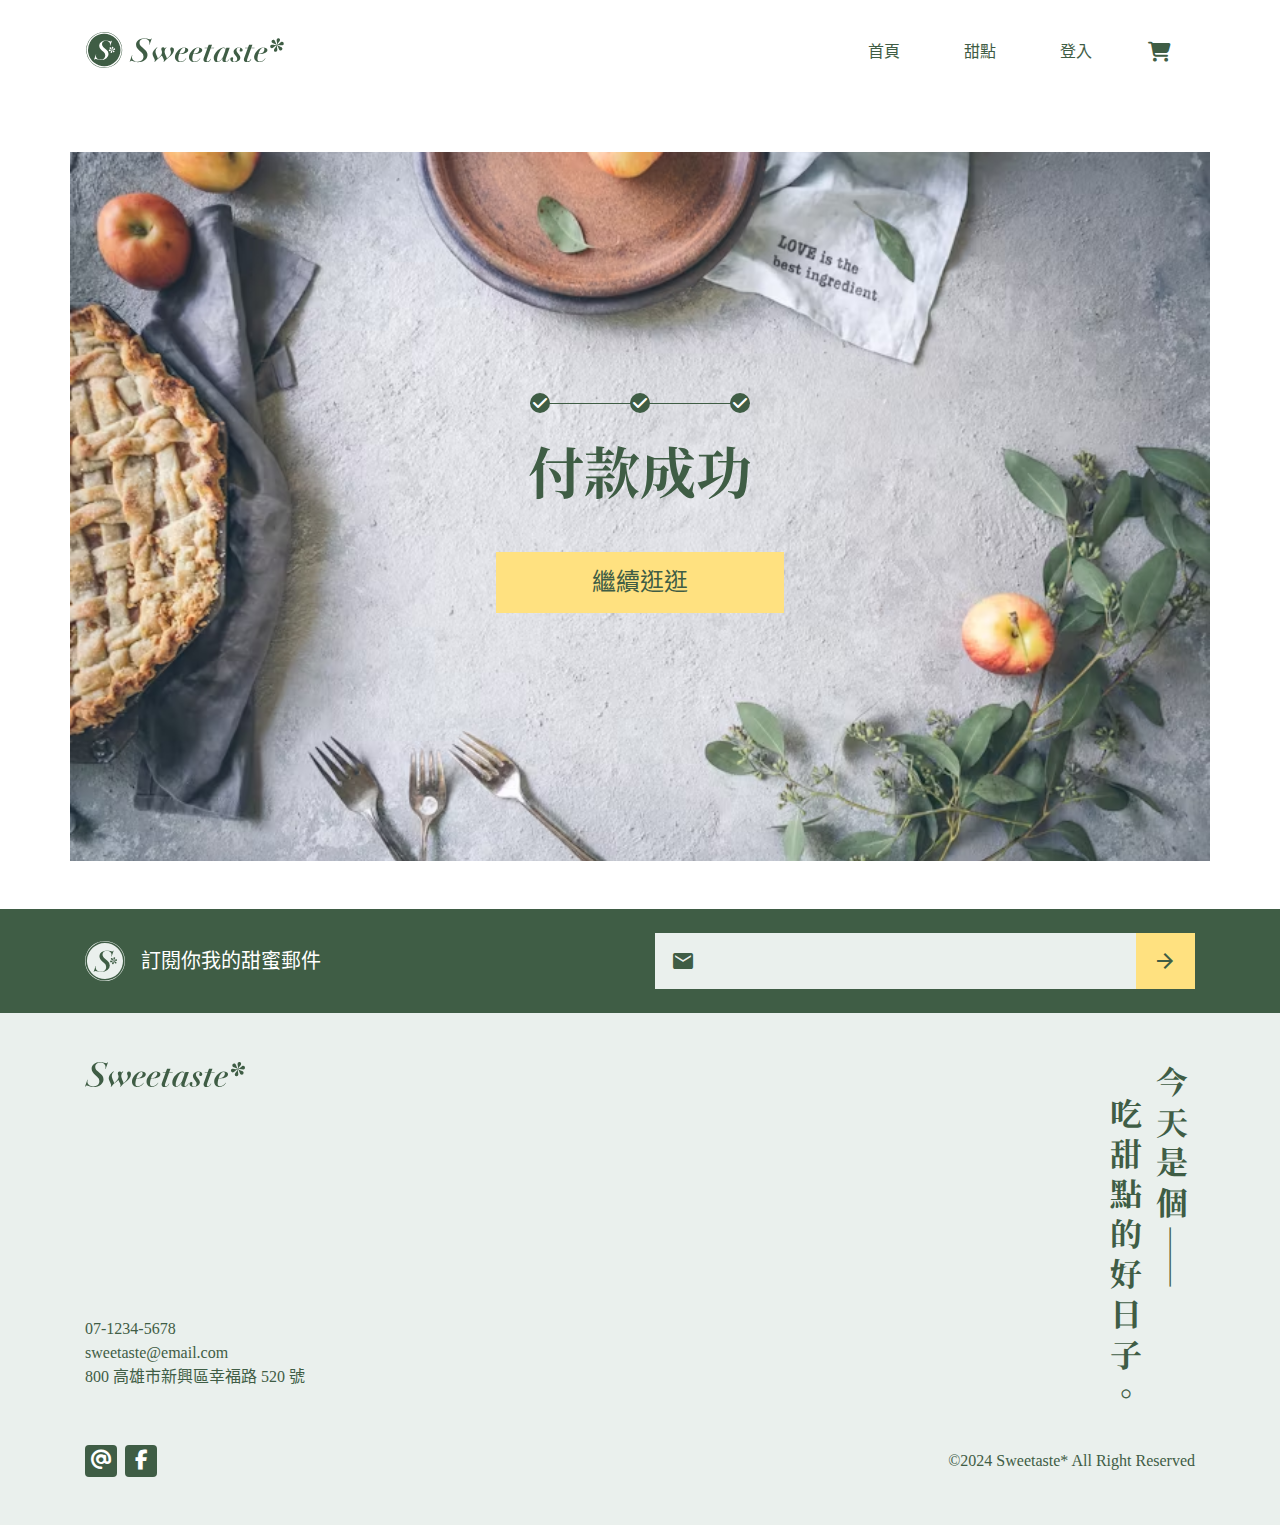
<file: checkout-success.html>
<!DOCTYPE html>
<html lang="zh-tw">
<head>
    <meta charset="UTF-8">
    <meta name="viewport" content="width=device-width, initial-scale=1.0">
    <title>訂單付款成功｜甜點電商</title>

    <!-- favicon -->
    <link rel="shortuct icon" href="images/fav/favicon.icon">
    <link rel="bookmark" href="images/fav/favicon-32x32.png">
    <link rel="apple-touch-icon" sizes="180x180" href="images/fav/apple-touch-icon.png">
    <link rel="icon" type="image/png" sizes="32x32" href="images/fav/favicon-32x32.png">
    <link rel="icon" type="image/png" sizes="16x16" href="images/fav/favicon-16x16.png">
    <link rel="manifest" href="images/fav/site.webmanifest">
    <link rel="mask-icon" href="images/fav/safari-pinned-tab.svg" color="#5bbad5">
    <meta name="msapplication-TileColor" content="#00aba9">
    <meta name="theme-color" content="#ffffff">
    <link rel="icon" type="image/png" sizes="192x192" href="images/fav/android-chrome-192x192.png">

    <!-- icon -->
    <link rel="stylesheet" href="https://cdnjs.cloudflare.com/ajax/libs/font-awesome/6.5.1/css/all.min.css">
    <link href="https://fonts.googleapis.com/icon?family=Material+Icons" rel="stylesheet">

    <!-- style -->
    <link rel="stylesheet" href="css/all.css">
</head>
<body cz-shortcut-listen="true">

    <!-- 頂部選單 -->
    <header>
    <nav class="navbar navbar-expand-lg navbar-light">
        <div class="container justify-content-between align-items-center">
            <!-- logo -->
            <h1 class="order-2 order-lg-1 my-4">
                <a class="logo" href="#">Sweetaste</a>
            </h1>
            <!-- 漢堡選單按鈕 -->
            <button class="d-lg-none order-1 menu-btn">
                <i class="fa-solid fa-list-ul fa-lg"></i>
            </button>
            <!-- 選單內容 -->
            <div class="d-flex order-3">
                <ul class="navbar-nav d-lg-flex">
                    <li class="nav-item">
                        <a class="nav-link" href="index.html">首頁<span class="sr-only">(current)</span></a>
                    </li>
                    <li class="nav-item">
                        <a class="nav-link" href="product.html">甜點<span class="sr-only">(current)</span></a>
                    </li>
                    <li class="nav-item">
                        <a class="nav-link" href="login.html">登入<span class="sr-only">(current)</span></a>
                    </li>
                </ul>
                <a class="text-black-green cart-btn" href="cart.html">
                    <i class="fa-solid fa-cart-shopping fa-lg"></i>
                </a>
            </div>
        </div>
    </nav>
</header>


    <!-- 主要區塊 -->
    <main class="flex-shrink-0">
        
    <!-- banner -->
    <section class="container-xl my-lg-5 p-0">
        <div class="jumbotron jumbotron-fluid text-center bg-cover m-0" style="background-image:url('./images/img-banner-3.avif')">
            <div class="d-inline-block mb-4">
                <div class="check-step-point">
                    <div class="step-point">
                        <i class="text-white fa-solid fa-check fa-md"></i>
                    </div>
                    <div class="step-point">
                        <i class="text-white fa-solid fa-check fa-md"></i>
                    </div>
                    <div class="step-point">
                        <i class="text-white fa-solid fa-check fa-md"></i>
                    </div>
                </div>
            </div>
            <h1 class="success-title text-black-green font-noto-serif mb-5">付款成功</h1>
            <a class="d-none d-sm-inline-block h4 btn-light-yellow text-black-green text-decoration-none py-3 px-8" href="index.html" role="button">繼續逛逛</a>
        </div>
        <a class="d-block d-sm-none h4 btn-light-yellow text-black-green text-decoration-none text-center py-3 px-8 m-0" href="index.html" role="button">繼續逛逛</a>
    </section>


    </main> 

    <!-- 置底區塊 -->
    <footer>
    <!-- 訂閱 -->
    <section class="bg-black-green py-4">
        <div class="container">
            <div class="row">
                <div class="col-lg-6 d-flex align-items-center">
                    <img class="sub-logo" src="images/icon-sub-logo.svg" alt="訂閱你我的甜蜜郵件">
                    <p class="h5 ml-3 mb-0 text-white font-weight-light">訂閱你我的甜蜜郵件</p>
                </div>
                <div class="col-lg-6 mt-3 mt-lg-0">
                    <div class="input-group ">
                        <label for="subscription" class="input-group-prepend ml-2">
                            <span class="input-group-text input-icon material-icons">email</span>
                        </label>
                        <input type="email" class="form-control" aria-label="subscribe" aria-describedby="subscribe">
                        <div class="input-group-append">
                            <button class="input-btn" type="button" id="button-addon2">
                                <span class="material-icons">arrow_forward</span>
                            </button>
                        </div>
                    </div>
                </div>
            </div>
        </div>
    </section>
    <!-- 店家資訊 -->
    <section class="bg-white-green py-4 py-lg-5">
        <div class="container">
            <div class="row mb-4">
                <div class="col-lg-8 d-flex flex-column justify-content-between">
                    <div class="footer-logo mb-3">
                        <img class="img-fluid" src="images/icon-footer-logo.svg">
                    </div>
                    <ul class="list-unstyled">
                        <li class="m-0">
                            <a class="text-black-green" href="tel:0712345678">07-1234-5678</a>
                        </li>
                        <li class="m-0">
                            <a class="text-black-green" href="mailto:sweetaste@email.com">sweetaste@email.com</a>
                        </li>
                        <li class="m-0">
                            <p class="text-black-green">800 高雄市新興區幸福路 520 號</p>
                        </li>
                    </ul>
                </div>
                <div class="col-4 d-none d-lg-block">
                    <div class="d-flex justify-content-end">
                        <h3 class="footer-why-title text-indent-1 mx-1">吃甜點的好日子。</h3>
                        <h3 class="footer-why-title mx-1">今天是個——</h3>
                    </div>
                </div>
            </div>
            <div class="row">
                <div class="col-12 d-block d-lg-flex justify-content-between align-items-center">
                    <div class="d-flex mb-3 mb-lg-0">
                        <a class="footer-social-icon" href="#">
                            <i class="fa-solid fa-at fa-lg"></i>
                        </a>
                        <a class="footer-social-icon ml-2" href="#">
                            <i class="fa-brands fa-facebook-f fa-lg"></i>
                        </a>
                    </div>
                    <div class="copyright">©2024 Sweetaste* All Right Reserved</div>
                </div>
            </div>
        </div>
    </section>
</footer>
    
    
    <script src="js/all.js"></script>
</body>
</html>
</file>
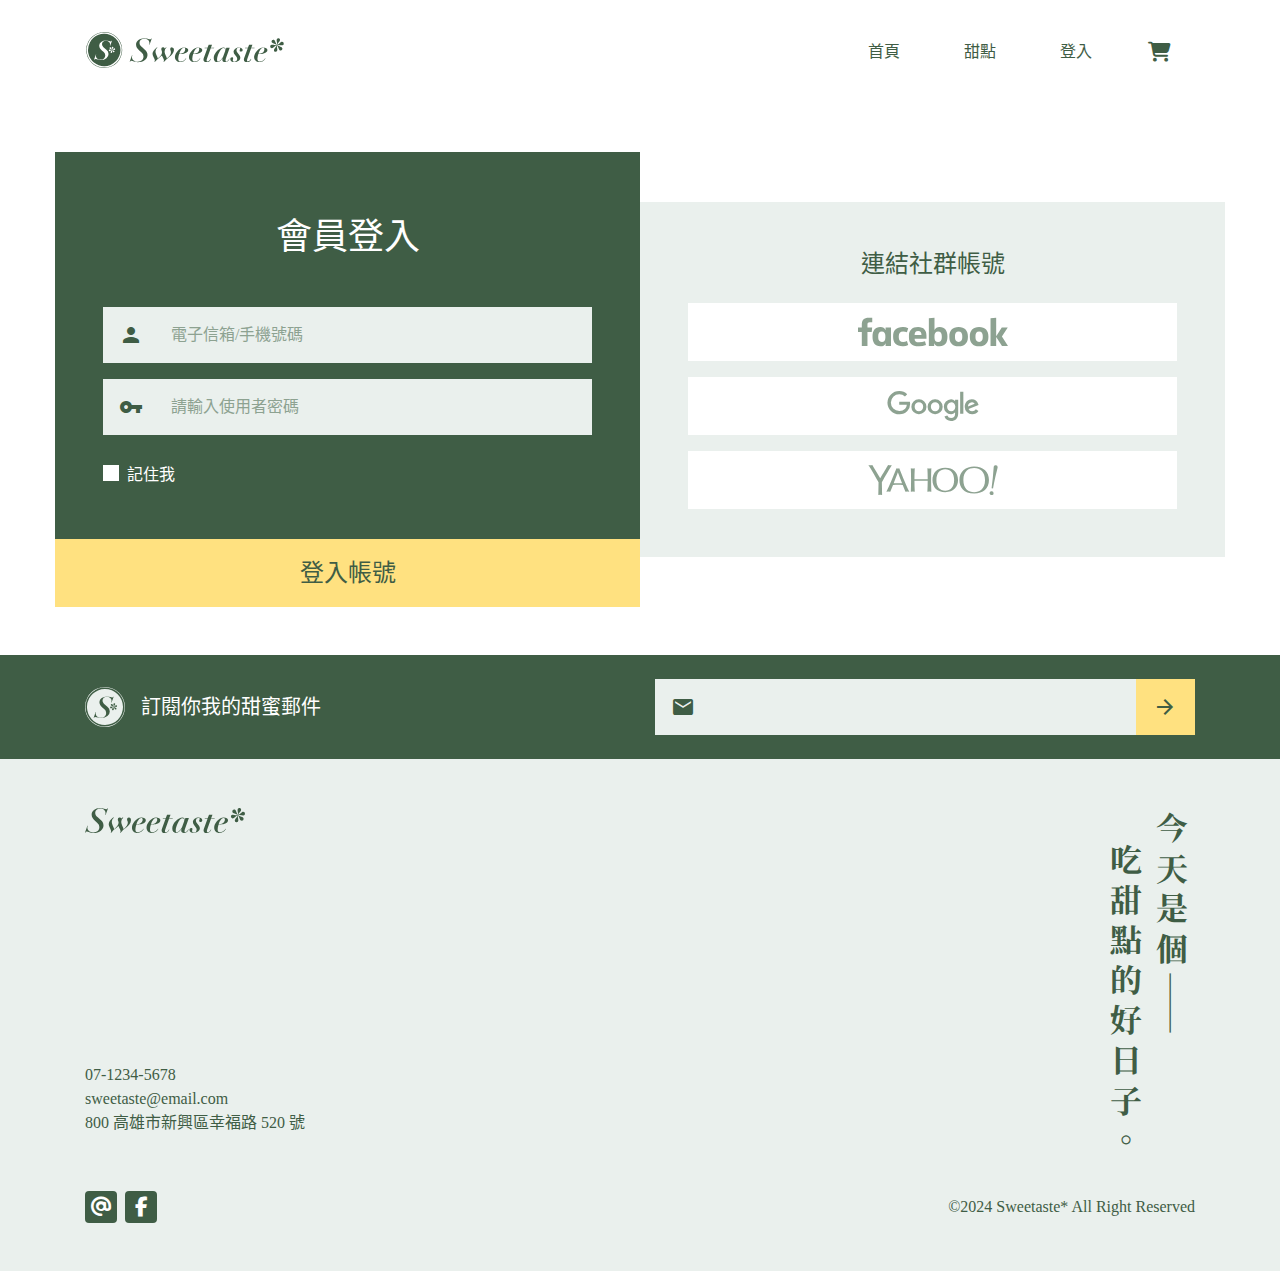
<file: login.html>
<!DOCTYPE html>
<html lang="zh-tw">
<head>
    <meta charset="UTF-8">
    <meta name="viewport" content="width=device-width, initial-scale=1.0">
    <title>會員登入｜甜點電商</title>

    <!-- favicon -->
    <link rel="shortuct icon" href="images/fav/favicon.icon">
    <link rel="bookmark" href="images/fav/favicon-32x32.png">
    <link rel="apple-touch-icon" sizes="180x180" href="images/fav/apple-touch-icon.png">
    <link rel="icon" type="image/png" sizes="32x32" href="images/fav/favicon-32x32.png">
    <link rel="icon" type="image/png" sizes="16x16" href="images/fav/favicon-16x16.png">
    <link rel="manifest" href="images/fav/site.webmanifest">
    <link rel="mask-icon" href="images/fav/safari-pinned-tab.svg" color="#5bbad5">
    <meta name="msapplication-TileColor" content="#00aba9">
    <meta name="theme-color" content="#ffffff">
    <link rel="icon" type="image/png" sizes="192x192" href="images/fav/android-chrome-192x192.png">

    <!-- icon -->
    <link rel="stylesheet" href="https://cdnjs.cloudflare.com/ajax/libs/font-awesome/6.5.1/css/all.min.css">
    <link href="https://fonts.googleapis.com/icon?family=Material+Icons" rel="stylesheet">

    <!-- style -->
    <link rel="stylesheet" href="css/all.css">
</head>
<body cz-shortcut-listen="true">

    <!-- 頂部選單 -->
    <header>
    <nav class="navbar navbar-expand-lg navbar-light">
        <div class="container justify-content-between align-items-center">
            <!-- logo -->
            <h1 class="order-2 order-lg-1 my-4">
                <a class="logo" href="#">Sweetaste</a>
            </h1>
            <!-- 漢堡選單按鈕 -->
            <button class="d-lg-none order-1 menu-btn">
                <i class="fa-solid fa-list-ul fa-lg"></i>
            </button>
            <!-- 選單內容 -->
            <div class="d-flex order-3">
                <ul class="navbar-nav d-lg-flex">
                    <li class="nav-item">
                        <a class="nav-link" href="index.html">首頁<span class="sr-only">(current)</span></a>
                    </li>
                    <li class="nav-item">
                        <a class="nav-link" href="product.html">甜點<span class="sr-only">(current)</span></a>
                    </li>
                    <li class="nav-item">
                        <a class="nav-link" href="login.html">登入<span class="sr-only">(current)</span></a>
                    </li>
                </ul>
                <a class="text-black-green cart-btn" href="cart.html">
                    <i class="fa-solid fa-cart-shopping fa-lg"></i>
                </a>
            </div>
        </div>
    </nav>
</header>


    <!-- 主要區塊 -->
    <main class="flex-shrink-0">
        
    <section class="container-xl my-lg-5 p-0">
        <div class="row align-items-center">
            <!-- 手機滿板時標題 -->
            <div class="col-12 p-0 d-md-none">
                <div class="bg-black-green p-4">
                    <h2 class="text-center text-white m-0">會員登入</h2>
                </div>
            </div>
            <!-- 左邊登入欄 -->
            <div class="col-md-6 p-0 order-2 order-md-1">
                <div class="d-flex flex-column bg-black-green text-center p-4 pt-0 p-sm-5">
                    <h2 class="d-none d-md-block text-white m-5 mt-sm-3">會員登入</h2>
                    <div class="input-group mb-3">
                        <label for="account" class="input-group-prepend">
                            <span class="input-group-text input-icon material-icons">person</span>
                        </label>
                        <input id="account" type="text" class="form-control" placeholder="電子信箱/手機號碼" aria-label="account" aria-describedby="account">
                    </div>
                    <div class="input-group mb-3">
                        <label for="password" class="input-group-prepend">
                            <span class="input-group-text input-icon material-icons">vpn_key</span>
                        </label>
                        <input id="password" type="text" class="form-control" placeholder="請輸入使用者密碼" aria-label="password" aria-describedby="password">
                    </div>
                    <div class="d-flex mt-3">
                        <label for="remember" class="checktext">記住我
                            <input id="remember" class="checkbox" type="checkbox">
                            <span class="checkmark"></span>
                        </label>
                    </div>
                </div>
                <button class="login-btn py-3">登入帳號</button>
            </div>
            <!-- 右邊社群登入 -->
            <div class="col-md-6 py-md-5 px-0 order-1 order-md-2">
                <div class="bg-white-green p-4 p-md-5">
                    <h4 class="text-black-green font-weight-light text-center d-none d-md-block">連結社群帳號</h4>
                    <div class="d-flex flex-md-column">
                        <a class="social-item mt-md-3" href="#">
                            <img class="login-social-icon" src="images/icon-facebook.svg" alt="facebook圖示">
                        </a>
                        <a class="social-item mt-md-3" href="#">
                            <img class="login-social-icon" src="images/icon-google.svg" alt="google圖示">
                        </a>
                        <a class="social-item mt-md-3" href="#">
                            <img class="login-social-icon" src="images/icon-yahoo.svg" alt="yahoo圖示">
                        </a>
                    </div>
                </div>
            </div>
        </div>
    </section>


    </main> 

    <!-- 置底區塊 -->
    <footer>
    <!-- 訂閱 -->
    <section class="bg-black-green py-4">
        <div class="container">
            <div class="row">
                <div class="col-lg-6 d-flex align-items-center">
                    <img class="sub-logo" src="images/icon-sub-logo.svg" alt="訂閱你我的甜蜜郵件">
                    <p class="h5 ml-3 mb-0 text-white font-weight-light">訂閱你我的甜蜜郵件</p>
                </div>
                <div class="col-lg-6 mt-3 mt-lg-0">
                    <div class="input-group ">
                        <label for="subscription" class="input-group-prepend ml-2">
                            <span class="input-group-text input-icon material-icons">email</span>
                        </label>
                        <input type="email" class="form-control" aria-label="subscribe" aria-describedby="subscribe">
                        <div class="input-group-append">
                            <button class="input-btn" type="button" id="button-addon2">
                                <span class="material-icons">arrow_forward</span>
                            </button>
                        </div>
                    </div>
                </div>
            </div>
        </div>
    </section>
    <!-- 店家資訊 -->
    <section class="bg-white-green py-4 py-lg-5">
        <div class="container">
            <div class="row mb-4">
                <div class="col-lg-8 d-flex flex-column justify-content-between">
                    <div class="footer-logo mb-3">
                        <img class="img-fluid" src="images/icon-footer-logo.svg">
                    </div>
                    <ul class="list-unstyled">
                        <li class="m-0">
                            <a class="text-black-green" href="tel:0712345678">07-1234-5678</a>
                        </li>
                        <li class="m-0">
                            <a class="text-black-green" href="mailto:sweetaste@email.com">sweetaste@email.com</a>
                        </li>
                        <li class="m-0">
                            <p class="text-black-green">800 高雄市新興區幸福路 520 號</p>
                        </li>
                    </ul>
                </div>
                <div class="col-4 d-none d-lg-block">
                    <div class="d-flex justify-content-end">
                        <h3 class="footer-why-title text-indent-1 mx-1">吃甜點的好日子。</h3>
                        <h3 class="footer-why-title mx-1">今天是個——</h3>
                    </div>
                </div>
            </div>
            <div class="row">
                <div class="col-12 d-block d-lg-flex justify-content-between align-items-center">
                    <div class="d-flex mb-3 mb-lg-0">
                        <a class="footer-social-icon" href="#">
                            <i class="fa-solid fa-at fa-lg"></i>
                        </a>
                        <a class="footer-social-icon ml-2" href="#">
                            <i class="fa-brands fa-facebook-f fa-lg"></i>
                        </a>
                    </div>
                    <div class="copyright">©2024 Sweetaste* All Right Reserved</div>
                </div>
            </div>
        </div>
    </section>
</footer>
    
    
    <script src="js/all.js"></script>
</body>
</html>
</file>
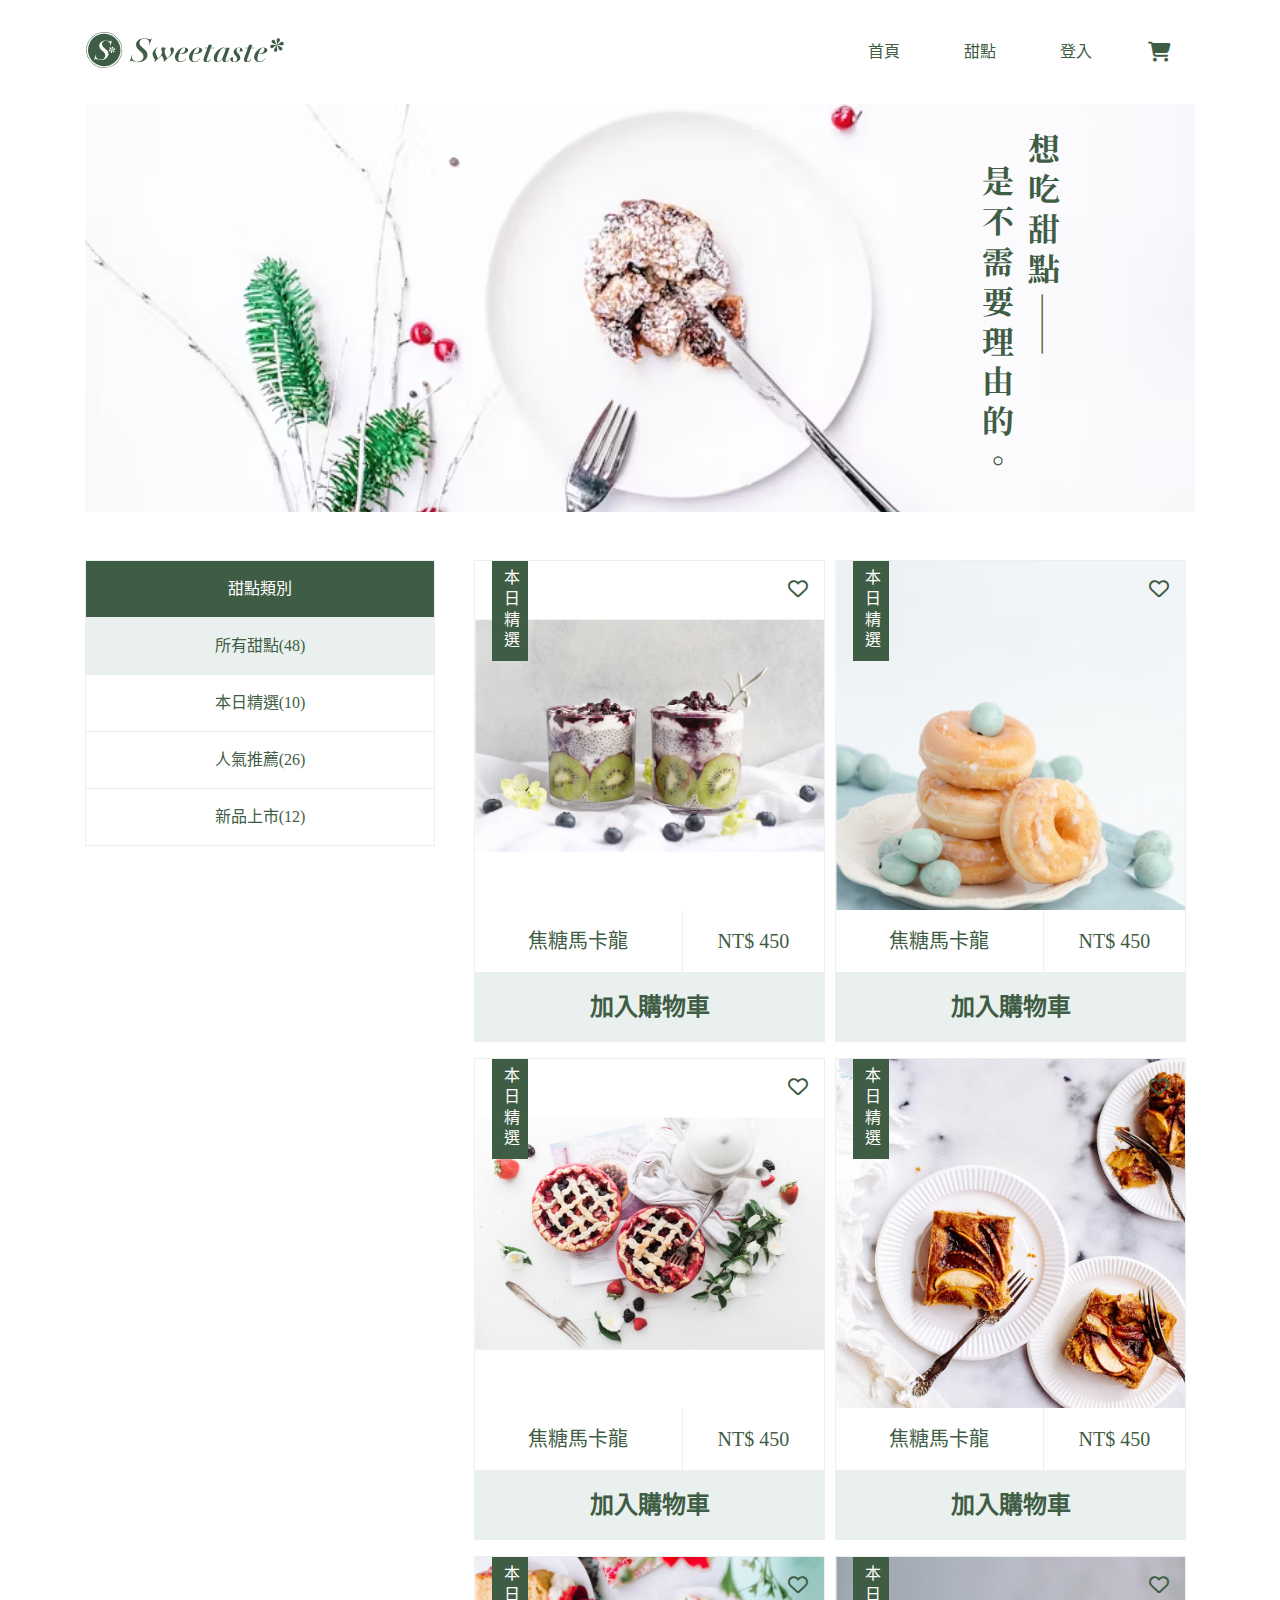
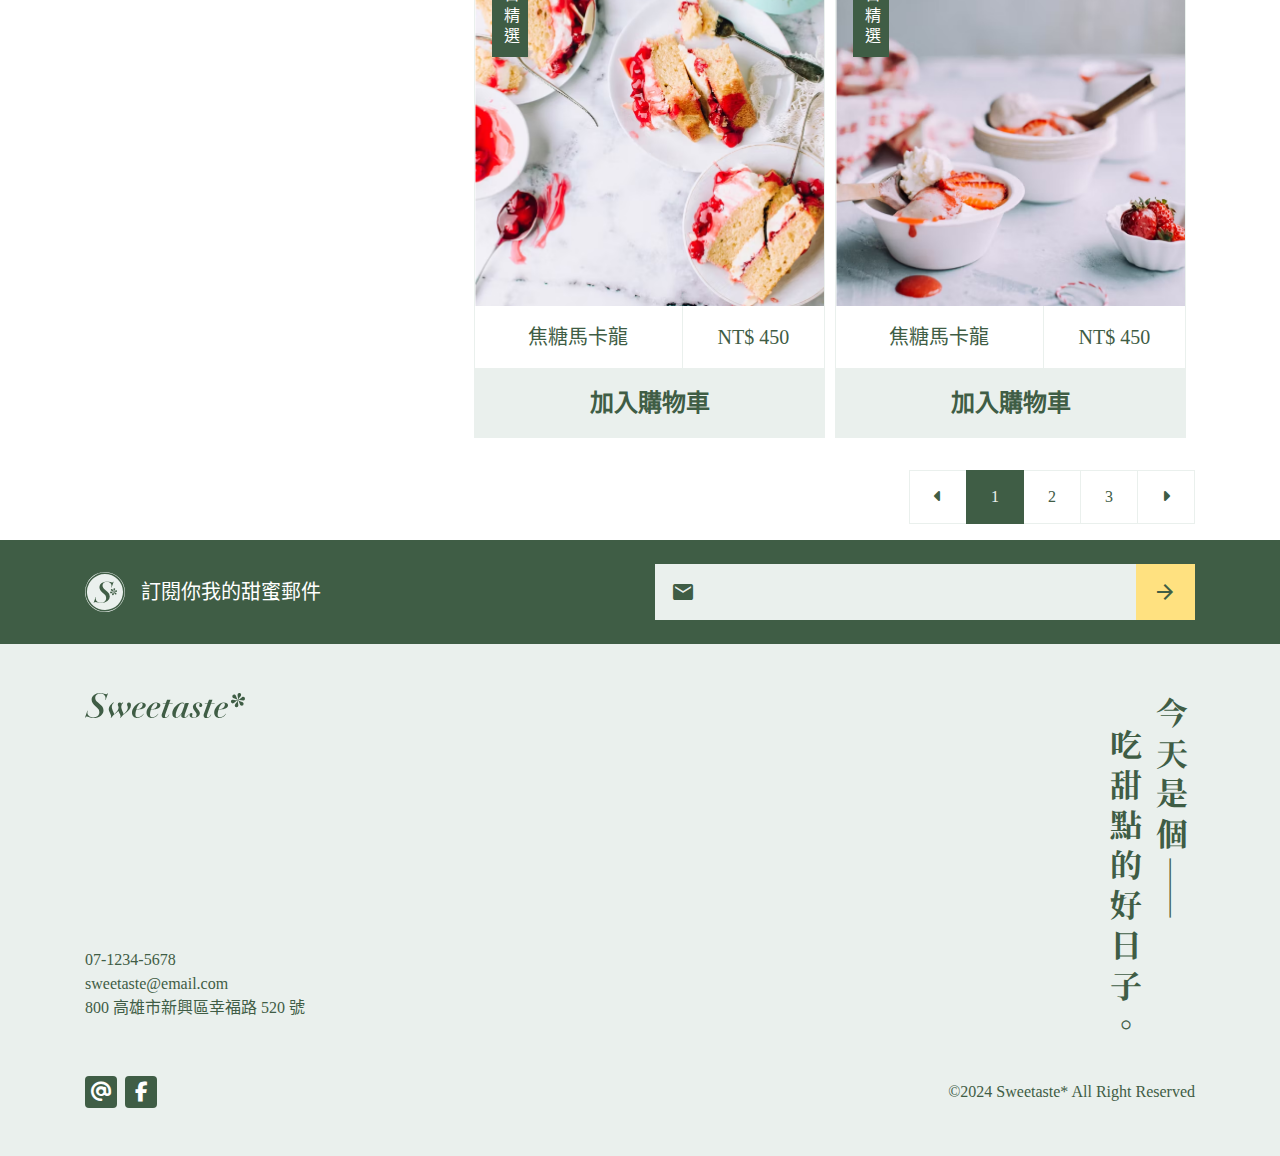
<file: product.html>
<!DOCTYPE html>
<html lang="zh-tw">
<head>
    <meta charset="UTF-8">
    <meta name="viewport" content="width=device-width, initial-scale=1.0">
    <title>商品｜甜點電商</title>

    <!-- favicon -->
    <link rel="shortuct icon" href="images/fav/favicon.icon">
    <link rel="bookmark" href="images/fav/favicon-32x32.png">
    <link rel="apple-touch-icon" sizes="180x180" href="images/fav/apple-touch-icon.png">
    <link rel="icon" type="image/png" sizes="32x32" href="images/fav/favicon-32x32.png">
    <link rel="icon" type="image/png" sizes="16x16" href="images/fav/favicon-16x16.png">
    <link rel="manifest" href="images/fav/site.webmanifest">
    <link rel="mask-icon" href="images/fav/safari-pinned-tab.svg" color="#5bbad5">
    <meta name="msapplication-TileColor" content="#00aba9">
    <meta name="theme-color" content="#ffffff">
    <link rel="icon" type="image/png" sizes="192x192" href="images/fav/android-chrome-192x192.png">

    <!-- icon -->
    <link rel="stylesheet" href="https://cdnjs.cloudflare.com/ajax/libs/font-awesome/6.5.1/css/all.min.css">
    <link href="https://fonts.googleapis.com/icon?family=Material+Icons" rel="stylesheet">

    <!-- style -->
    <link rel="stylesheet" href="css/all.css">
</head>
<body cz-shortcut-listen="true">

    <!-- 頂部選單 -->
    <header>
    <nav class="navbar navbar-expand-lg navbar-light">
        <div class="container justify-content-between align-items-center">
            <!-- logo -->
            <h1 class="order-2 order-lg-1 my-4">
                <a class="logo" href="#">Sweetaste</a>
            </h1>
            <!-- 漢堡選單按鈕 -->
            <button class="d-lg-none order-1 menu-btn">
                <i class="fa-solid fa-list-ul fa-lg"></i>
            </button>
            <!-- 選單內容 -->
            <div class="d-flex order-3">
                <ul class="navbar-nav d-lg-flex">
                    <li class="nav-item">
                        <a class="nav-link" href="index.html">首頁<span class="sr-only">(current)</span></a>
                    </li>
                    <li class="nav-item">
                        <a class="nav-link" href="product.html">甜點<span class="sr-only">(current)</span></a>
                    </li>
                    <li class="nav-item">
                        <a class="nav-link" href="login.html">登入<span class="sr-only">(current)</span></a>
                    </li>
                </ul>
                <a class="text-black-green cart-btn" href="cart.html">
                    <i class="fa-solid fa-cart-shopping fa-lg"></i>
                </a>
            </div>
        </div>
    </nav>
</header>


    <!-- 主要區塊 -->
    <main class="flex-shrink-0">
        

<!-- banner -->
<section class="container-xl">
    <div class="dessert-banner m-0" style="background-image:url('images/img-banner-2.avif')">
        <div class="d-flex justify-content-end py-4">
            <h2 class="banner-why-title" style="text-indent: 1em">是不需要理由的。</h2>
            <h2 class="banner-why-title">想吃甜點——</h2>
        </div>
    </div>
</section>

<section class="container-xl mt-md-5">
    <div class="row">
        <!-- 側邊選單 -->
        <div class="col-md-4">
            <aside class="text-center">
                <div class="list-group">
                    <p class="list-group-item bg-black-green text-white m-0">甜點類別</p>
                    <a href="#" class="list-group-item list-group-item-action active">所有甜點<span>(48)</span></a>
                    <a href="#" class="list-group-item list-group-item-action">本日精選<span>(10)</span></a>
                    <a href="#" class="list-group-item list-group-item-action">人氣推薦<span>(26)</span></a>
                    <a href="#" class="list-group-item list-group-item-action">新品上市<span>(12)</span></a>
                </div>
            </aside>
        </div>
        <!-- 商品 -->
        <div class="col-md-8 mt-3 mt-md-0 px-4">
            <ul class="form-row list-unstyled">
                <li class="col-sm-6 mb-3">
                    <div class="item-card">
                        <div class="item-container">
                            <div class="item-tag">本日精選</div>
                            <div class="item-fav">
                                <i class="fa-regular fa-heart fa-lg"></i>
                            </div>
                            <img src="images/img-item-4.avif" alt="奇異果聖代">
                        </div>
                        <div class="d-flex">
                            <p class="item-title m-0">焦糖馬卡龍</p>
                            <p class="item-price m-0">NT$ 450</p>
                        </div>
                        <a href="#" class="item-add">加入購物車</a>
                    </div>
                </li>
                <li class="col-sm-6 mb-3">
                    <div class="item-card">
                        <div class="item-container">
                            <div class="item-tag">本日精選</div>
                            <div class="item-fav">
                                <i class="fa-regular fa-heart fa-lg"></i>
                            </div>
                            <img src="images/img-item-1.avif" alt="甜甜圈">
                        </div>
                        <div class="d-flex">
                            <p class="item-title m-0">焦糖馬卡龍</p>
                            <p class="item-price m-0">NT$ 450</p>
                        </div>
                        <a href="#" class="item-add">加入購物車</a>
                    </div>
                </li>
                <li class="col-sm-6 mb-3">
                    <div class="item-card">
                        <div class="item-container">
                            <div class="item-tag">本日精選</div>
                            <div class="item-fav">
                                <i class="fa-regular fa-heart fa-lg"></i>
                            </div>
                            <img src="images/img-item-5.avif" alt="草莓派">
                        </div>
                        <div class="d-flex">
                            <p class="item-title m-0">焦糖馬卡龍</p>
                            <p class="item-price m-0">NT$ 450</p>
                        </div>
                        <a href="#" class="item-add">加入購物車</a>
                    </div>
                </li>
                <li class="col-sm-6 mb-3">
                    <div class="item-card">
                        <div class="item-container">
                            <div class="item-tag">本日精選</div>
                            <div class="item-fav">
                                <i class="fa-regular fa-heart fa-lg"></i>
                            </div>
                            <img src="images/img-item-6.avif" alt="肉桂派">
                        </div>
                        <div class="d-flex">
                            <p class="item-title m-0">焦糖馬卡龍</p>
                            <p class="item-price m-0">NT$ 450</p>
                        </div>
                        <a href="#" class="item-add">加入購物車</a>
                    </div>
                </li>
                <li class="col-sm-6 mb-3">
                    <div class="item-card">
                        <div class="item-container">
                            <div class="item-tag">本日精選</div>
                            <div class="item-fav">
                                <i class="fa-regular fa-heart fa-lg"></i>
                            </div>
                            <img src="images/img-item-2.avif" alt="草莓蛋糕">
                        </div>
                        <div class="d-flex">
                            <p class="item-title m-0">焦糖馬卡龍</p>
                            <p class="item-price m-0">NT$ 450</p>
                        </div>
                        <a href="#" class="item-add">加入購物車</a>
                    </div>
                </li>
                <li class="col-sm-6 mb-3">
                    <div class="item-card">
                        <div class="item-container">
                            <div class="item-tag">本日精選</div>
                            <div class="item-fav">
                                <i class="fa-regular fa-heart fa-lg"></i>
                            </div>
                            <img src="images/img-item-7.avif" alt="草莓奶酪">
                        </div>
                        <div class="d-flex">
                            <p class="item-title m-0">焦糖馬卡龍</p>
                            <p class="item-price m-0">NT$ 450</p>
                        </div>
                        <a href="#" class="item-add">加入購物車</a>
                    </div>
                </li>
            </ul>
        </div>
        <!-- 分頁 -->
        <div class="col-12">
            <nav class="d-flex justify-content-center justify-content-sm-end">
                <ul class="pagination">
                    <li class="page-item">
                        <a class="page-link" href="#" aria-label="Previous">
                            <i class="fa-solid fa-caret-left"></i>
                        </a>
                    </li>
                    <li class="page-item active">
                        <a class="page-link" href="#">1</a>
                    </li>
                    <li class="page-item">
                        <a class="page-link" href="#">2</a>
                    </li>
                    <li class="page-item">
                        <a class="page-link" href="#">3</a>
                    </li>
                    <li class="page-item">
                        <a class="page-link" href="#" aria-label="Next">
                            <i class="fa-solid fa-caret-right"></i>
                        </a>
                    </li>
                </ul>
            </nav>
        </div>
    </div>
</section>


    </main> 

    <!-- 置底區塊 -->
    <footer>
    <!-- 訂閱 -->
    <section class="bg-black-green py-4">
        <div class="container">
            <div class="row">
                <div class="col-lg-6 d-flex align-items-center">
                    <img class="sub-logo" src="images/icon-sub-logo.svg" alt="訂閱你我的甜蜜郵件">
                    <p class="h5 ml-3 mb-0 text-white font-weight-light">訂閱你我的甜蜜郵件</p>
                </div>
                <div class="col-lg-6 mt-3 mt-lg-0">
                    <div class="input-group ">
                        <label for="subscription" class="input-group-prepend ml-2">
                            <span class="input-group-text input-icon material-icons">email</span>
                        </label>
                        <input type="email" class="form-control" aria-label="subscribe" aria-describedby="subscribe">
                        <div class="input-group-append">
                            <button class="input-btn" type="button" id="button-addon2">
                                <span class="material-icons">arrow_forward</span>
                            </button>
                        </div>
                    </div>
                </div>
            </div>
        </div>
    </section>
    <!-- 店家資訊 -->
    <section class="bg-white-green py-4 py-lg-5">
        <div class="container">
            <div class="row mb-4">
                <div class="col-lg-8 d-flex flex-column justify-content-between">
                    <div class="footer-logo mb-3">
                        <img class="img-fluid" src="images/icon-footer-logo.svg">
                    </div>
                    <ul class="list-unstyled">
                        <li class="m-0">
                            <a class="text-black-green" href="tel:0712345678">07-1234-5678</a>
                        </li>
                        <li class="m-0">
                            <a class="text-black-green" href="mailto:sweetaste@email.com">sweetaste@email.com</a>
                        </li>
                        <li class="m-0">
                            <p class="text-black-green">800 高雄市新興區幸福路 520 號</p>
                        </li>
                    </ul>
                </div>
                <div class="col-4 d-none d-lg-block">
                    <div class="d-flex justify-content-end">
                        <h3 class="footer-why-title text-indent-1 mx-1">吃甜點的好日子。</h3>
                        <h3 class="footer-why-title mx-1">今天是個——</h3>
                    </div>
                </div>
            </div>
            <div class="row">
                <div class="col-12 d-block d-lg-flex justify-content-between align-items-center">
                    <div class="d-flex mb-3 mb-lg-0">
                        <a class="footer-social-icon" href="#">
                            <i class="fa-solid fa-at fa-lg"></i>
                        </a>
                        <a class="footer-social-icon ml-2" href="#">
                            <i class="fa-brands fa-facebook-f fa-lg"></i>
                        </a>
                    </div>
                    <div class="copyright">©2024 Sweetaste* All Right Reserved</div>
                </div>
            </div>
        </div>
    </section>
</footer>
    
    
    <script src="js/all.js"></script>
</body>
</html>
</file>
